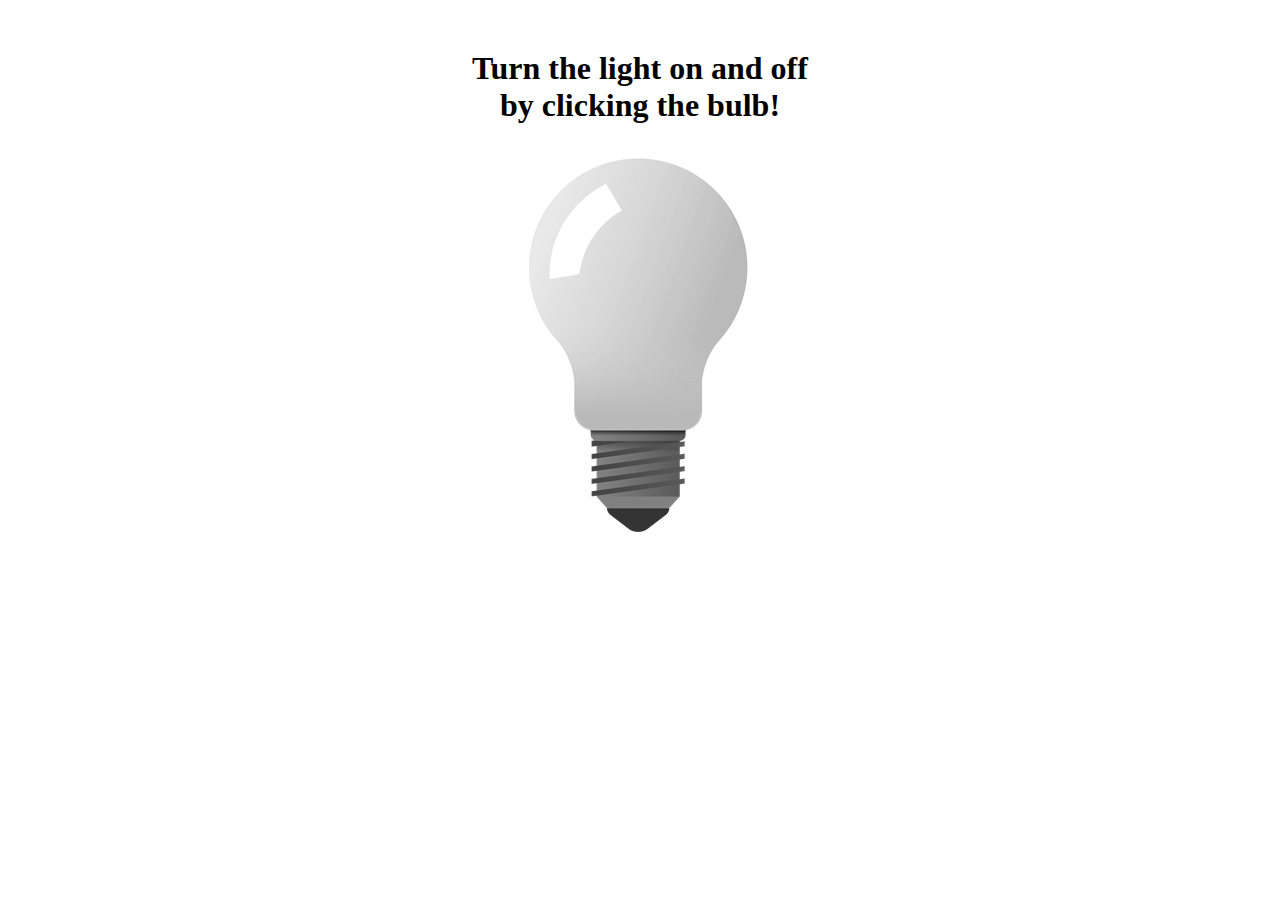
<file: glowing-bulb-animation/index.html>
<!DOCTYPE html>
<html lang="en">
<head>
    <meta charset="UTF-8">
    <meta name="viewport" content="width=device-width, initial-scale=1.0">
    <meta http-equiv="X-UA-Compatible" content="ie=edge">
    <link rel="stylesheet" href="style.css">
    <title>Light Switching</title>
</head>
<body>
    <div class="canvas">
        <h1>Turn the light on and off </br>by clicking the bulb!</h1>
        <div id="bulb" class="bulb-off"></div>
    </div>
    <script src="app.js"></script>
</body>
</html>
</file>
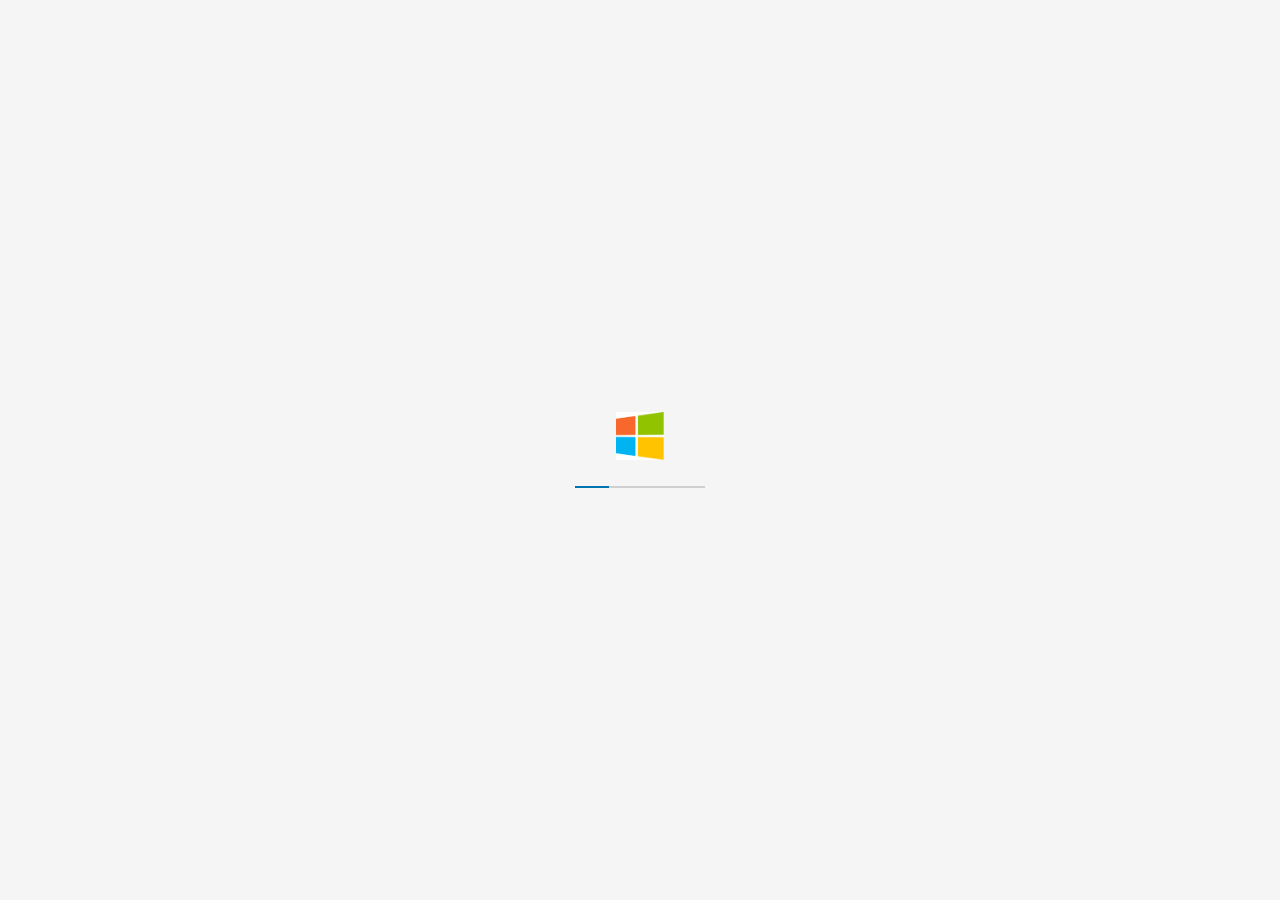
<file: microsoft-loader/index.html>
<!DOCTYPE html>
<html lang="en" dir="ltr">
  <head>
    <meta charset="utf-8">
    <title>Microsoft</title>
    <h2>Microsoft</h2>
    <link rel="stylesheet" href="style.css">
  </head>
  <body>
    <div class="loading-screen">
      <div class="loading-animation">
        <img src="microsoft.png" alt="" class="logo">
       
        <div class="loading-bar"></div>
      </div>
    </div>
  </body>
</html>
</file>
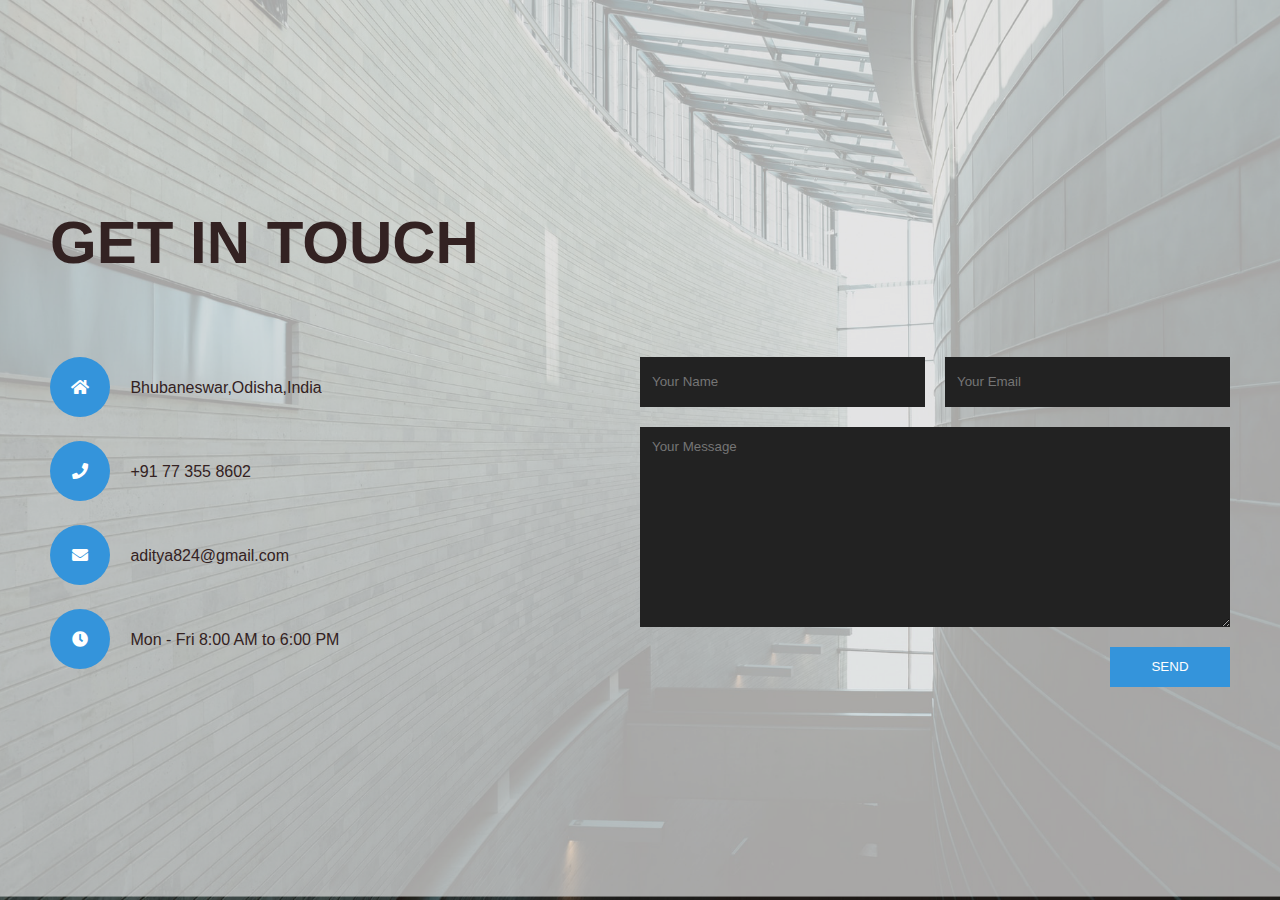
<file: simple-contact-page/index.html>
<!DOCTYPE html>
<html lang="en">
<head>
  <meta charset="UTF-8">
  <meta name="viewport" content="width=device-width, initial-scale=1.0">
  <title></title>
  <link rel="stylesheet" href="https://cdnjs.cloudflare.com/ajax/libs/font-awesome/5.13.0/css/all.min.css">
  <link rel="stylesheet" href="style.css">
</head>
<body>
  <div class="contact-page">
    <h2>Get in touch</h2>
    <div class="contact-info">
      <div class="item">
        <i class="icon fas fa-home"></i>
       Bhubaneswar,Odisha,India
      </div>
      <div class="item">
        <i class="icon fas fa-phone"></i>
        +91 77 355 8602
      </div>
      <div class="item">
        <i class="icon fas fa-envelope"></i>
        aditya824@gmail.com
      </div>
      <div class="item">
        <i class="icon fas fa-clock"></i>
        Mon - Fri 8:00 AM to 6:00 PM
      </div>
    </div>
    <form action="" class="contact-form">
      <input type="text" class="textb" placeholder="Your Name">
      <input type="email" class="textb" placeholder="Your Email">
      <textarea placeholder="Your Message"></textarea>
      <input type="submit" class="btn" value='Send'>
    </form>
  </div>
</body>
</html>
</file>
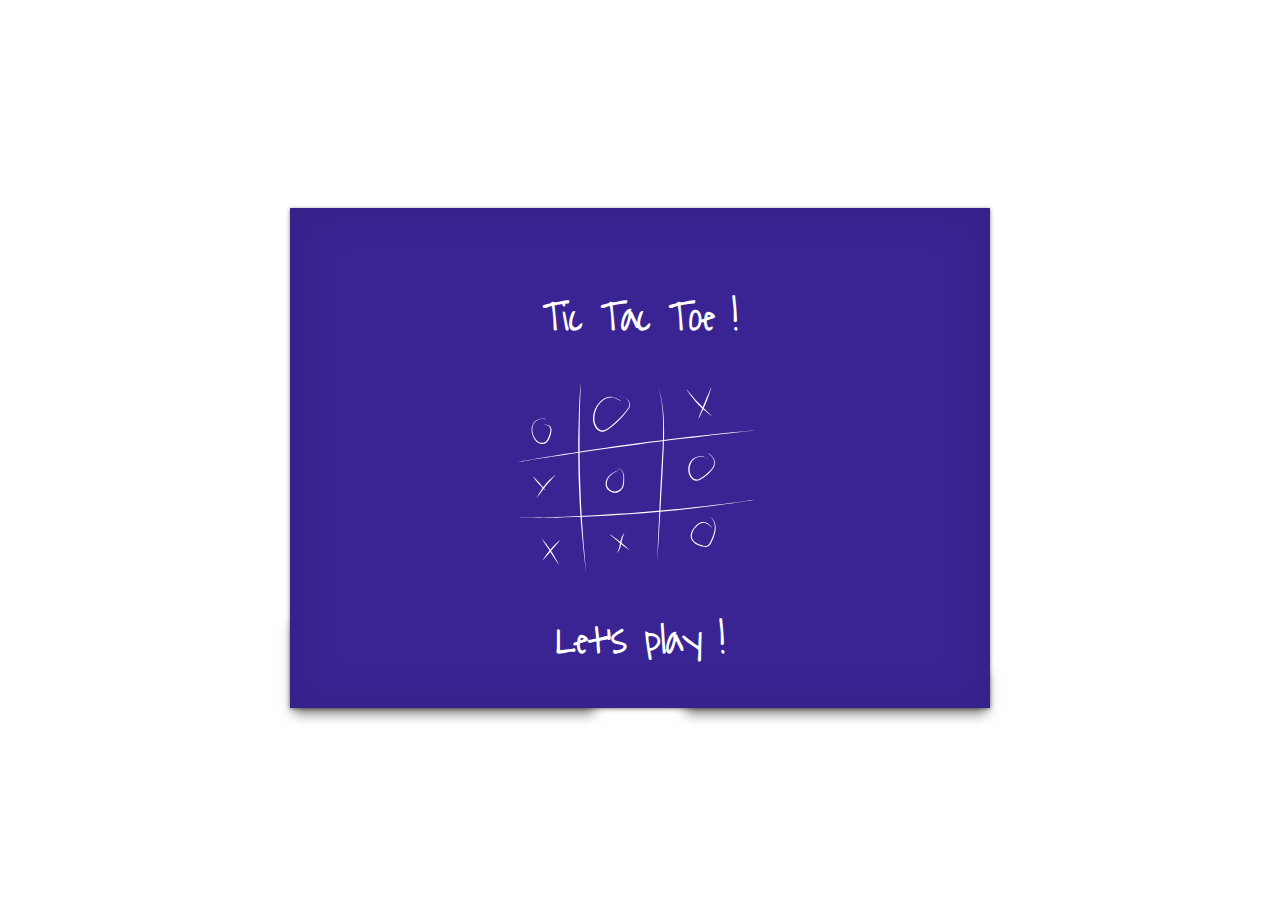
<file: tic-tac-toe/index.html>
<!DOCTYPE html>
<html lang="en">

<head>
    <meta charset="UTF-8">
    <title> Paper and Pencil</title>
    <link rel="stylesheet" href="./style.css">

</head>

<body>
    <!-- partial:index.partial.html -->
    <div class="rotated">
        <div class="paper">
            <div id="settings">
                <div class='container'>
                    <h1 class="sets welcome">Tic Tac Toe !</h1>
                    <h1 class="sets chooses disable" id="opponent"> CHOOSE YOUR OPPONENT</h1>
                    <h1 class="sets destiny disable" id="destiny"> CHOOSE YOUR LEVEL</h1>
                </div>

                <div id="logo">
                    <svg xmlns="http://www.w3.org/2000/svg" viewBox="0 0 231.9 179.6"><path d="M59.5 0c0 0-0.1 2.9-0.3 7.9 -0.1 2.5-0.2 5.5-0.3 9 -0.1 3.5-0.2 7.4-0.3 11.7 -0.1 4.3-0.2 8.9-0.2 13.8 -0.1 4.9 0 10.1-0.1 15.4 0 5.4 0 10.9 0.1 16.5 0.1 5.6 0.2 11.3 0.4 17 0.2 5.7 0.3 11.4 0.6 17 0.2 5.6 0.5 11.1 0.8 16.5 0.4 5.3 0.6 10.5 1 15.4 0.3 4.9 0.7 9.5 1 13.8 0.4 4.3 0.7 8.2 1 11.7 0.3 3.5 0.6 6.5 0.8 9 0.5 5 0.8 7.8 0.8 7.8s-0.4-2.8-1-7.8c-0.3-2.5-0.7-5.5-1.1-9 -0.2-1.7-0.4-3.6-0.6-5.5 -0.2-1.9-0.4-4-0.6-6.1 -0.4-4.3-0.8-8.9-1.3-13.8 -0.4-4.9-0.8-10.1-1.2-15.4 -0.3-5.4-0.7-10.9-0.9-16.5 -0.3-5.6-0.5-11.3-0.7-17 -0.1-5.7-0.3-11.4-0.3-17.1 -0.1-5.6-0.1-11.2-0.1-16.5 0.1-5.4 0.1-10.5 0.3-15.5 0.1-4.9 0.3-9.6 0.4-13.8 0.1-2.1 0.2-4.2 0.2-6.1 0.1-2 0.2-3.8 0.3-5.5 0.2-3.5 0.4-6.5 0.5-9C59.3 2.9 59.5 0 59.5 0z"/><path d="M131.9 1.3c0 0 0.2 0.6 0.6 1.8 0.2 0.6 0.4 1.3 0.7 2.2 0.3 0.9 0.5 1.9 0.8 3 0.3 1.1 0.6 2.4 0.9 3.7 0.2 0.7 0.3 1.4 0.5 2.1 0.1 0.7 0.3 1.5 0.4 2.3 0.6 3.2 1.1 6.8 1.6 10.8 0.4 4 0.7 8.3 0.8 12.9 0.1 4.6 0.2 9.4 0 14.4 -0.3 10-0.9 20.6-1.4 31.2 -0.6 10.6-1.2 21.2-1.7 31.2 -0.6 9.9-1.2 19.2-1.6 27.2 -0.5 8-1 14.6-1.3 19.2 -0.3 4.6-0.5 7.3-0.5 7.3s0.1-2.7 0.3-7.3c0.2-4.6 0.4-11.3 0.8-19.3 0.4-8 0.8-17.3 1.2-27.2 0.5-10 1-20.6 1.6-31.2 0.6-10.6 1.3-21.2 1.6-31.2 0.1-5 0.2-9.8 0.2-14.3 0-4.6-0.3-8.9-0.6-12.8 -0.2-2-0.3-3.9-0.6-5.7 -0.1-0.9-0.2-1.8-0.3-2.6 -0.1-0.8-0.3-1.7-0.4-2.5 -0.1-0.8-0.3-1.6-0.4-2.3 -0.1-0.7-0.3-1.5-0.4-2.1 -0.3-1.4-0.5-2.6-0.8-3.8 -0.3-1.1-0.5-2.1-0.7-3 -0.2-0.9-0.5-1.6-0.6-2.2C132 1.9 131.9 1.3 131.9 1.3z"/><path d="M0 75.6c0 0 3.5-0.6 9.7-1.7 3.1-0.5 6.8-1.2 11.1-2 4.3-0.8 9.2-1.6 14.5-2.4 10.6-1.7 23-3.7 36.3-5.7 13.3-2 27.5-4 41.7-5.9 14.2-1.8 28.4-3.6 41.8-5.2 13.3-1.5 25.8-2.8 36.5-3.9 5.3-0.6 10.2-1 14.6-1.4 4.3-0.4 8.1-0.7 11.3-1 6.2-0.5 9.8-0.9 9.8-0.9s-3.6 0.4-9.8 1.1c-6.2 0.7-15.1 1.7-25.8 2.9 -5.3 0.6-11.1 1.3-17.2 2 -6.1 0.7-12.6 1.5-19.2 2.3 -13.3 1.6-27.5 3.4-41.7 5.3C99.2 61 85 62.9 71.7 64.9c-6.6 1-13.1 1.9-19.2 2.8 -6.1 0.9-11.8 1.8-17.2 2.6 -10.6 1.6-19.5 3-25.7 3.9C3.5 75.1 0 75.6 0 75.6z"/><path d="M-0.8 128.8c0 0 3.7-0.1 10-0.2 3.2-0.1 7.1-0.2 11.5-0.3 4.4-0.1 9.5-0.3 14.9-0.5 5.5-0.2 11.4-0.4 17.7-0.7 6.3-0.3 12.9-0.7 19.7-1 6.8-0.4 13.9-0.8 21.1-1.3 7.2-0.5 14.4-1 21.7-1.6 7.3-0.6 14.6-1.2 21.7-1.8 7.2-0.6 14.2-1.4 21-2 6.8-0.8 13.4-1.4 19.6-2.1 6.2-0.7 12.1-1.4 17.6-2.1 5.4-0.7 10.4-1.3 14.8-1.9 4.4-0.6 8.3-1.1 11.4-1.5 6.3-0.9 9.9-1.4 9.9-1.4s-3.6 0.6-9.9 1.6c-3.2 0.5-7 1.1-11.4 1.7 -2.2 0.3-4.5 0.7-7 1 -2.5 0.3-5.1 0.7-7.8 1.1 -5.4 0.8-11.3 1.5-17.5 2.3 -6.2 0.8-12.8 1.5-19.6 2.3 -6.8 0.7-13.8 1.5-21 2.1 -7.2 0.7-14.4 1.3-21.7 1.9 -7.3 0.5-14.6 1.1-21.7 1.5 -7.2 0.5-14.2 0.8-21.1 1.2 -6.8 0.3-13.5 0.6-19.7 0.8 -6.3 0.2-12.2 0.4-17.7 0.5 -2.7 0.1-5.4 0.1-7.9 0.2 -2.5 0-4.9 0-7.1 0.1 -4.5 0-8.3 0.1-11.5 0.1C2.8 128.8-0.8 128.8-0.8 128.8z"/><path d="M183.1 4.6c0 0-0.1 0.5-0.4 1.4 -0.3 0.9-0.6 2.1-1.1 3.6 -0.5 1.5-1 3.2-1.7 5 -0.7 1.8-1.4 3.8-2.2 5.7 -1.6 3.9-3.3 7.6-4.7 10.4 -0.7 1.4-1.3 2.5-1.8 3.3 -0.4 0.8-0.7 1.2-0.7 1.2s0.2-0.5 0.5-1.3c0.3-0.9 0.8-2.1 1.3-3.5 0.6-1.4 1.2-3.1 1.9-4.9 0.7-1.8 1.5-3.7 2.3-5.6 0.8-1.9 1.6-3.8 2.3-5.6 0.8-1.8 1.5-3.5 2.1-4.9 0.6-1.4 1.1-2.6 1.5-3.5C182.9 5.1 183.1 4.6 183.1 4.6z"/><path d="M159.6 6.8c0 0 1.5 1.7 3.6 4.3 0.6 0.6 1.1 1.3 1.8 2.1 0.6 0.7 1.3 1.5 2 2.3 1.4 1.6 2.9 3.2 4.5 4.8 1.6 1.6 3.1 3.2 4.6 4.7 0.8 0.7 1.5 1.4 2.2 2.1 0.7 0.7 1.4 1.3 2 1.9 2.5 2.3 4.1 3.8 4.1 3.8s-0.5-0.3-1.3-0.9c-0.8-0.6-2-1.4-3.3-2.4 -1.4-1-2.9-2.3-4.5-3.7 -0.8-0.7-1.6-1.4-2.4-2.2 -0.8-0.8-1.6-1.6-2.4-2.4 -0.8-0.8-1.6-1.6-2.3-2.5 -0.8-0.8-1.4-1.7-2.1-2.5 -1.3-1.6-2.6-3.2-3.5-4.6 -1-1.4-1.7-2.6-2.3-3.4C159.9 7.3 159.6 6.8 159.6 6.8z"/><path d="M101.8 141.7c0 0-0.2 0.3-0.6 0.8 -0.2 0.2-0.4 0.6-0.6 0.9 -0.1 0.2-0.2 0.4-0.3 0.6 -0.1 0.2-0.2 0.4-0.3 0.7 -0.2 0.5-0.4 1-0.6 1.5 -0.2 0.6-0.4 1.2-0.5 1.8 -0.3 1.2-0.6 2.6-0.9 4 -0.2 0.7-0.3 1.4-0.5 2.1 -0.1 0.7-0.4 1.3-0.5 2 -0.2 0.6-0.4 1.3-0.7 1.8 -0.2 0.6-0.5 1.1-0.8 1.6 -0.1 0.2-0.3 0.5-0.4 0.7 -0.1 0.2-0.3 0.4-0.4 0.6 -0.3 0.4-0.5 0.6-0.7 0.9 -0.4 0.4-0.7 0.7-0.7 0.7s0.2-0.3 0.5-0.8c0.2-0.2 0.3-0.6 0.5-1 0.1-0.2 0.2-0.4 0.3-0.6 0.1-0.2 0.2-0.5 0.3-0.7 0.2-0.5 0.4-1 0.5-1.6 0.2-0.6 0.3-1.2 0.5-1.8 0.3-1.3 0.6-2.6 0.8-4 0.2-0.7 0.3-1.4 0.5-2.1 0.2-0.7 0.4-1.3 0.6-2 0.2-0.6 0.5-1.2 0.7-1.8 0.3-0.6 0.5-1.1 0.9-1.5 0.2-0.2 0.3-0.4 0.4-0.6 0.2-0.2 0.3-0.4 0.5-0.5 0.3-0.3 0.6-0.6 0.8-0.8C101.5 141.9 101.8 141.7 101.8 141.7z"/><path d="M86.6 143.9c0 0 1.3 0.8 3.2 2.1 1.9 1.3 4.4 3.2 6.8 5.1 2.4 1.9 4.7 3.9 6.5 5.5 1.7 1.6 2.8 2.7 2.8 2.7s-1.3-0.8-3.2-2.1c-1.9-1.3-4.4-3.2-6.8-5.1 -2.4-1.9-4.7-3.9-6.5-5.5C87.6 145 86.6 143.9 86.6 143.9z"/><path d="M35.7 87.8c0 0-1.2 1.3-3 3.3 -0.4 0.5-0.9 1-1.4 1.6 -0.5 0.6-1 1.2-1.6 1.8 -1.1 1.3-2.2 2.6-3.4 4 -1.1 1.4-2.2 2.8-3.2 4.1 -0.5 0.7-1 1.3-1.4 1.9 -0.4 0.6-0.9 1.2-1.3 1.7 -1.6 2.2-2.6 3.6-2.6 3.6s0.2-0.4 0.5-1.1c0.3-0.7 0.8-1.7 1.5-2.9 0.6-1.2 1.5-2.5 2.4-3.9 0.5-0.7 1-1.4 1.5-2.1 0.5-0.7 1.1-1.4 1.6-2.1 0.6-0.7 1.2-1.4 1.7-2 0.6-0.7 1.2-1.3 1.8-1.9 1.2-1.2 2.3-2.3 3.3-3.2 1-0.9 1.9-1.6 2.5-2.1C35.3 88.1 35.7 87.8 35.7 87.8z"/><path d="M14 89.2c0 0 0.9 0.7 2.1 1.9 1.2 1.2 2.8 2.8 4.3 4.4 1.5 1.7 2.9 3.4 3.9 4.8 1 1.4 1.6 2.3 1.6 2.3s-0.9-0.7-2.1-1.9c-1.2-1.2-2.8-2.8-4.3-4.4 -1.5-1.7-2.9-3.4-3.9-4.8C14.6 90.2 14 89.2 14 89.2z"/><path d="M40.3 149.1c0 0-0.3 0.3-0.7 0.9 -0.5 0.6-1.1 1.4-1.9 2.3 -1.6 1.9-3.8 4.4-5.9 6.9 -2.2 2.5-4.3 5-5.9 6.9 -0.8 0.9-1.5 1.7-2 2.3 -0.5 0.5-0.8 0.8-0.8 0.8s0.2-0.4 0.6-1c0.4-0.6 0.9-1.5 1.6-2.5 0.7-1 1.5-2.2 2.5-3.5 0.9-1.2 2-2.5 3.1-3.8 1.1-1.3 2.2-2.5 3.3-3.6 1.1-1.1 2.1-2.1 3-3 0.9-0.9 1.7-1.5 2.3-2C40 149.4 40.3 149.1 40.3 149.1z"/><path d="M22.4 148.1c0 0 0.3 0.4 0.9 1 0.5 0.6 1.3 1.6 2.2 2.7 0.9 1.1 1.9 2.5 3 4 1.1 1.5 2.1 3.1 3.2 4.7 1 1.6 2.1 3.3 3 4.8 0.9 1.6 1.7 3 2.4 4.3 0.7 1.3 1.2 2.4 1.6 3.1 0.4 0.8 0.6 1.2 0.6 1.2s-0.3-0.4-0.8-1.1c-0.5-0.7-1.2-1.7-2-2.9 -0.8-1.2-1.7-2.6-2.7-4.1 -1-1.5-2-3.1-3.1-4.7 -1-1.6-2.1-3.2-3.1-4.8 -1-1.5-1.9-2.9-2.7-4.2 -0.8-1.2-1.4-2.3-1.9-3C22.6 148.5 22.4 148.1 22.4 148.1z"/><path d="M98.5 17.2c0 0-0.1 0-0.3 0.1 -0.2 0-0.5 0.1-0.9 0.1 -0.8 0-1.9-0.3-3.2-0.9 -1.3-0.6-2.8-1.6-4.8-1.8 -1.9-0.3-4.2 0.2-6.4 1.2 -2.2 1.1-4.2 2.8-5.9 5 -1.7 2.2-3.1 4.8-3.9 7.8 -0.4 1.4-0.7 3-0.8 4.5 -0.1 1.5 0 3.1 0.3 4.6 0.4 1.5 0.9 3 1.8 4.3 0.9 1.3 1.9 2.5 3.3 3.2 1.3 0.7 2.9 0.7 4.3 0.2 1.5-0.5 2.8-1.4 4.1-2.4 2.6-1.9 5.1-4 7.3-6.1 2.3-2.1 4.3-4.2 6.2-6.4 1.8-2.1 3.6-4.2 4.9-6.2 0.6-1 1-2.1 1-3.2 0-1.1-0.4-2.1-0.9-2.9 -1-1.7-2.6-2.7-3.8-3.3 -1.3-0.6-2.4-1-3.1-1.2 -0.7-0.2-1.1-0.4-1.1-0.4s0.4 0.1 1.1 0.3c0.7 0.2 1.9 0.5 3.2 1.1 1.3 0.6 2.9 1.5 4.1 3.3 0.6 0.9 1 1.9 1.1 3.1 0.1 1.2-0.3 2.5-1 3.6 -1.4 2.1-3 4.2-4.9 6.5 -1.8 2.2-3.9 4.4-6.2 6.6 -2.3 2.1-4.7 4.2-7.4 6.2 -1.3 1-2.7 2-4.4 2.6 -0.8 0.3-1.7 0.5-2.7 0.5 -0.9 0-1.8-0.3-2.6-0.7 -3.2-1.8-4.9-5.1-5.6-8.4 -0.4-1.7-0.4-3.3-0.3-5 0.1-1.6 0.4-3.2 0.9-4.8 0.9-3 2.5-5.8 4.3-8 1.9-2.2 4-4 6.3-5.1 2.3-1.1 4.7-1.5 6.8-1.1 1 0.2 1.9 0.5 2.7 0.9 0.8 0.4 1.5 0.8 2.1 1.1 1.3 0.7 2.4 1 3.1 1.1 0.4 0 0.7 0 0.9 0C98.4 17.3 98.5 17.2 98.5 17.2z"/><path d="M180.2 72.9c0 0-0.3-0.2-0.7-0.5 -0.2-0.2-0.6-0.3-0.9-0.5 -0.4-0.2-0.8-0.4-1.3-0.6 -1-0.4-2.3-0.6-3.8-0.6 -1.5 0-3.1 0.3-4.8 1.1 -0.8 0.4-1.6 0.9-2.3 1.5 -0.2 0.2-0.4 0.3-0.5 0.5l-0.5 0.6c-0.3 0.4-0.6 0.7-0.9 1.2 -1.1 1.7-1.8 3.8-2 6 -0.2 2.2 0.2 4.6 1.2 6.6 1 2 2.8 3.9 5 4.1 1.1 0.1 2.2-0.2 3.2-0.8 1.1-0.5 2.1-1.2 3.1-1.8 2-1.3 3.8-2.8 5.5-4.4 1.6-1.6 3.1-3.2 4.1-5 0.5-0.9 0.9-1.8 1-2.8 0.2-0.9 0.1-1.9 0-2.7 -0.3-1.7-1.3-3.2-2.2-4.3 -1-1.1-2-2-2.8-2.6 -0.9-0.6-1.6-1.1-2.1-1.4 -0.5-0.3-0.8-0.4-0.8-0.4s0.3 0.1 0.8 0.4c0.5 0.3 1.3 0.6 2.2 1.2 0.9 0.6 2 1.4 3 2.5 1 1.1 2.1 2.6 2.5 4.5 0.2 1 0.3 2 0.1 3 -0.2 1-0.5 2.1-1 3 -1 2-2.5 3.7-4.2 5.4 -1.7 1.7-3.5 3.2-5.6 4.6 -1 0.7-2.1 1.3-3.2 1.9 -1.1 0.6-2.5 1-3.9 0.9 -1.4-0.1-2.7-0.8-3.6-1.7 -1-0.9-1.7-2-2.3-3.1 -1.1-2.3-1.5-4.9-1.3-7.2 0.2-2.4 1-4.7 2.3-6.4 1.3-1.8 3-3.1 4.8-3.8 1.8-0.8 3.5-1 5.1-0.9 1.5 0.1 2.8 0.4 3.9 0.8 0.5 0.2 0.9 0.5 1.3 0.6 0.3 0.2 0.7 0.4 0.9 0.6C180 72.7 180.2 72.9 180.2 72.9z"/><path d="M183.5 138.2c0 0-0.2-0.3-0.6-0.7 -0.4-0.5-1-1.1-1.8-1.8 -0.8-0.7-2-1.4-3.4-1.9 -1.4-0.4-3.2-0.5-4.9 0.1 -1.7 0.7-3.2 2-4.6 3.7 -1.4 1.6-2.7 3.5-3.3 5.7 -0.3 1.1-0.5 2.2-0.3 3.3 0 0.3 0.1 0.6 0.2 0.8 0.1 0.3 0.2 0.6 0.3 0.9 0.2 0.5 0.5 1 0.8 1.5 1.4 1.9 3.6 3.2 5.9 4 1.2 0.4 2.3 0.8 3.5 1.1 1.2 0.3 2.4 0.4 3.4 0.1 0.3-0.1 0.5-0.2 0.8-0.3 0.2-0.1 0.4-0.3 0.6-0.5 0.4-0.4 0.8-0.8 1.1-1.3 0.6-1 1.1-2.1 1.6-3.2 1-2.2 1.9-4.2 2.5-6.3 0.6-2 1-4 1-5.9 0-1.8-0.4-3.5-0.9-5 -0.5-1.4-1.3-2.5-2-3.4 -0.7-0.8-1.4-1.3-1.9-1.7 -0.5-0.3-0.8-0.5-0.8-0.5s0.3 0.1 0.8 0.4c0.5 0.3 1.3 0.8 2.1 1.6 0.8 0.8 1.6 1.9 2.3 3.4 0.6 1.4 1.1 3.2 1.2 5.1 0.1 1.9-0.2 4-0.8 6.2 -0.6 2.1-1.4 4.3-2.4 6.5 -0.5 1.1-0.9 2.2-1.6 3.3 -0.3 0.5-0.8 1.1-1.3 1.5 -0.3 0.2-0.5 0.4-0.9 0.6 -0.3 0.2-0.6 0.3-1 0.4 -1.4 0.4-2.8 0.2-4-0.1 -1.3-0.3-2.5-0.6-3.7-1.1 -2.4-0.9-4.8-2.3-6.4-4.5 -0.4-0.5-0.7-1.1-1-1.8 -0.1-0.3-0.2-0.6-0.3-0.9 -0.1-0.4-0.1-0.7-0.2-1 -0.1-1.3 0-2.6 0.4-3.8 0.8-2.4 2.2-4.3 3.7-6 1.5-1.6 3.2-3 5-3.7 1.9-0.7 3.8-0.5 5.3 0.1 1.5 0.6 2.6 1.4 3.4 2.1 0.8 0.7 1.4 1.4 1.7 1.9C183.3 137.9 183.5 138.2 183.5 138.2z"/><path d="M95.9 83.3c0 0-0.9 0.4-2.4 1.1 -1.5 0.8-3.7 1.9-5.8 3.9 -1 1-2 2.2-2.7 3.7 -0.7 1.5-1.1 3.1-0.9 4.8 0 0.4 0.1 0.8 0.2 1.3 0.1 0.4 0.3 0.8 0.5 1.2 0.4 0.8 0.9 1.5 1.5 2.1 1.3 1.3 3 2.1 4.8 2.2 1.8 0.1 3.6-0.5 5-1.5 1.5-1 2.5-2.5 2.9-4.2 0.5-1.7 0.6-3.4 0.7-5.1 0.1-1.7 0.2-3.2 0-4.6 -0.2-1.4-0.6-2.6-1.3-3.6 -0.6-1-1.4-1.6-2.2-2 -0.7-0.4-1.4-0.7-1.8-0.8 -0.2 0-0.4-0.2-0.5-0.2 -0.1 0-0.2 0-0.2 0s0.1 0.2 0.2 0.1c0.1 0 0.3 0 0.5 0.1 0.5 0 1.1 0.1 1.9 0.5 0.8 0.4 1.7 1 2.4 2 0.8 1 1.3 2.3 1.6 3.8 0.3 1.5 0.3 3.1 0.2 4.8 -0.1 1.7-0.1 3.5-0.5 5.3 -0.4 1.9-1.6 3.7-3.3 4.9 -1.6 1.2-3.7 1.9-5.8 1.8 -2.1-0.2-4.1-1.2-5.5-2.6 -0.7-0.7-1.3-1.6-1.7-2.5 -0.2-0.5-0.4-0.9-0.5-1.4 -0.1-0.4-0.2-1-0.2-1.4 -0.2-1.9 0.4-3.8 1.2-5.3 0.8-1.5 1.9-2.8 3-3.8 1.1-1 2.3-1.7 3.3-2.3 1.1-0.6 2-1 2.8-1.3 0.8-0.3 1.4-0.5 1.9-0.7C95.6 83.4 95.9 83.3 95.9 83.3z"/><path d="M26.3 35.6c0 0-0.2-0.1-0.7-0.3 -0.4-0.2-1.1-0.4-2-0.4 -0.9-0.1-1.9 0-3.1 0.3 -1.2 0.3-2.4 1-3.5 1.9 -0.6 0.5-1.1 1-1.6 1.7 -0.2 0.3-0.4 0.7-0.6 1 -0.2 0.4-0.4 0.8-0.5 1.1 -0.6 1.5-0.8 3.3-0.7 5.2 0.1 1.8 0.6 3.7 1.5 5.4 0.8 1.7 2 3.3 3.6 4.5 1.5 1.2 3.4 1.8 5.2 1.4 1.8-0.4 3.2-1.8 4.1-3.3 0.9-1.6 1.5-3.3 2-5 0.4-1.7 0.9-3.3 0.7-4.7 -0.2-1.4-1.2-2.4-2.2-3 -1.1-0.6-2.1-0.8-3-0.9 -0.9-0.1-1.6-0.2-2-0.2 -0.5 0-0.7 0-0.7 0s0.3 0 0.7 0c0.5 0 1.2 0 2.1 0 0.9 0.1 2 0.2 3.2 0.7 0.6 0.3 1.2 0.6 1.7 1.2 0.3 0.3 0.5 0.6 0.7 1 0.1 0.3 0.3 0.7 0.4 1.1 0.2 0.8 0.1 1.7 0 2.5 -0.1 0.8-0.3 1.7-0.5 2.5 -0.4 1.7-0.9 3.5-1.9 5.3 -0.5 0.9-1.1 1.7-1.9 2.4 -0.4 0.3-0.8 0.7-1.3 0.9 -0.5 0.3-1.1 0.5-1.5 0.6 -2.2 0.6-4.5-0.2-6.2-1.5 -1.7-1.3-3-3.1-3.9-5 -0.9-1.9-1.4-3.9-1.5-5.9 -0.1-2 0.2-3.9 1-5.6 0.2-0.4 0.4-0.8 0.6-1.2 0.3-0.4 0.5-0.8 0.8-1.1 0.5-0.7 1.1-1.2 1.8-1.7 1.3-1 2.6-1.5 3.9-1.8 1.2-0.3 2.4-0.3 3.3-0.1 0.9 0.1 1.6 0.4 2 0.6C26.1 35.5 26.3 35.6 26.3 35.6z"/></svg>
                </div>

                <div class='container'>
                    <h1 class="sets btn welcome" id="play">Let's play !</h1>
                    <div class="sets  options chooses disable" id="humvscomp">
                        <h2 class="btn" id="human">Human</h2>
                        <h1 class="vs">vs</h1>
                        <h2 class="btn" id="computer">Computer</h2>
                    </div>
                    <div class="sets  options destiny disable" id="xvso">
                        <h2 class="btn" id="x">X</h2>
                        <h1 class="vs">vs</h1>
                        <h2 class="btn" id="o">O</h2>
                    </div>
                </div>

            </div>

            <div id="winner"></div>
            <div id="board" class="disable">

                <svg version="1.1" id="gameboard" xmlns="http://www.w3.org/2000/svg" xmlns:xlink="http://www.w3.org/1999/xlink" x="0px" y="0px" viewBox="0 0 231.9 179.6" style="enable-background:new 0 0 231.9 179.6;" xml:space="preserve">

<g id="tictactoe">
	<path id="left" class="drawboard" d="M59.5,0c-3.6,60.8-1.8,122,5.3,182.5"/>
	<path id="right" class="drawboard" d="M131.9,1.3c7.5,22.9,6.3,47.5,5,71.5c-1.7,32.6-3.5,65.2-5.2,97.8"/>
	<path id="top" class="drawboard" d="M0,75.6c75.3-12.8,151.1-22.8,227.2-30.1"/>
	<path id="bottom" class="drawboard" d="M-0.8,128.8c77.9-0.5,155.7-6.6,232.7-18.4"/>
</g>
<g id="x">
	<g id="x2">
		<path id="_x32__7_" class="st0" d="M183.1,4.6c-3.7,10.4-7.8,20.7-12.5,30.7"/>
		<path id="_x31__7_" class="st0" d="M159.6,6.8c6.9,9.8,15.4,18.5,24.9,25.8"/>
	</g>
	<g id="x7">
		<path id="_x32__6_" class="st0" d="M101.8,141.7c-5.6,4.9-3.4,14.9-8.5,20.4"/>
		<path id="_x31__6_" class="st0" d="M86.6,143.9c6.4,5.1,12.8,10.3,19.3,15.4"/>
	</g>
	<g id="x3">
		<path id="_x32__5_" class="st1" d="M36.2,88.9c-7.3,6.4-13.6,14-18.3,22.5"/>
		<path id="_x31__5_" class="st1" d="M14,90.3c4.1,4.6,8.1,9.1,12.2,13.7"/>
	</g>
	<g id="x6">
		<path id="_x32__4_" class="st0" d="M40.3,149.1c-6.3,6.2-12,13-17.3,20.1"/>
		<path id="_x31__4_" class="st0" d="M22.4,148.1c6.1,8.3,11.8,16.9,16.8,25.9"/>
	</g>
	<g id="x0">
		<path id="XMLID_133_" class="st2" d="M14.7,24.1C20.9,32.8,27,41.5,33,50.4"/>
		<path id="XMLID_134_" class="st2" d="M15.4,49.1c1.2-1.6,1.5-3.6,1.9-5.5c1-5.2,2.5-10.3,4.4-15.2c0.8-2.1,1.9-4.3,3.9-5.1"/>
	</g>
	<g id="x1">
		<path id="XMLID_135_" class="st3" d="M82.7,21.3c5.6,5.9,11.2,11.8,16.7,17.7"/>
		<path id="XMLID_138_" class="st3" d="M101.8,23.3C84.7,41.4,80.4,40.4,80.4,40.4"/>
	</g>
	<g id="x4">
		<path id="XMLID_137_" class="st3" d="M78.2,81.1c8.2,7.6,16,15.7,23.3,24.2"/>
		<path id="XMLID_139_" class="st3" d="M105.2,76.7c-5,11.8-12.5,22.4-21.9,31.1"/>
	</g>
	<g id="x5">
		<path id="XMLID_141_" class="st3" d="M165.2,67.5c9.6,8.9,18.7,18.4,27.3,28.3"/>
		<path id="XMLID_140_" class="st3" d="M196.7,62.4c-5.9,13.8-14.6,26.3-25.6,36.4"/>	
	</g>
	<g id="x8">
		<path id="XMLID_142_" class="st3" d="M163.1,139.5c11.5,10.5,23.1,20.9,34.9,31.1"/>
		<path id="XMLID_144_" class="st3" d="M165.2,168.3c2.1,1.2,4.7-0.3,6.6-1.8c12.7-10,23.3-22.2,33.8-34.4"/>
	</g>
</g>
<g id="o">
	<path id="o1" class="st0" d="M98.5,17.2c-2.7,0.6-5.2-1.6-7.8-2.5c-5.2-1.7-10.7,1.7-14.1,6c-5.2,6.5-7.1,16.6-1.8,23
		c1.1,1.3,2.4,2.4,4.1,2.7c2.6,0.5,5.2-1,7.4-2.6c6.7-5,12.6-10.9,17.6-17.6c0.9-1.2,1.7-2.4,2-3.9c0.4-2.3-1-4.6-2.8-6
		c-1.9-1.4-4.1-2.1-6.4-2.8"/>
	<path id="o5" class="st0" d="M180.2,72.9c-4-3.5-10.7-3.1-14.6,0.5s-4.9,9.9-2.6,14.8c1.1,2.5,3.3,4.7,6,4.8c1.5,0,2.8-0.6,4.1-1.4
		c3.5-2,6.7-4.6,9.4-7.6c1.8-2.1,3.5-4.5,3.6-7.2c0.3-4.8-4-8.6-8.4-10.7"/>
	<path id="o8" class="st0" d="M183.5,138.2c-2.2-3.3-6.1-5.7-9.9-4.8c-2.4,0.6-4.3,2.3-5.9,4.1c-2.4,2.8-4.5,6.4-3.6,10
		c1.1,4.6,6.1,6.8,10.7,7.9c1.5,0.3,3,0.6,4.4,0c1.8-0.8,2.7-2.6,3.5-4.4c1.8-4.1,3.7-8.3,3.8-12.7c0.1-4.5-1.9-9.3-6-11.1"/>
	<path id="o4" class="st0" d="M95.9,83.3c-3.2,1.2-6.3,2.7-8.8,5.1c-2.4,2.4-4,5.9-3.4,9.2c0.6,3.4,3.6,6.2,7,6.6s7-1.5,8.4-4.6
		c0.9-1.8,1-3.9,1.1-6c0.2-2.5,0.3-5.2-0.6-7.5c-0.9-2.4-3.2-4.4-5.7-4.1"/>
	<path id="o0" class="st0" d="M26.3,35.6c-4-2.2-9.6-0.1-11.9,3.9s-1.7,9.2,0.6,13.2c1.8,3.1,5.1,5.9,8.6,5.2c4.3-0.9,6.1-6,7-10.4
		c0.3-1.3,0.5-2.6,0.1-3.9c-1-3-5-3.5-8.2-3.5"/>
	<path id="o3" class="st3" d="M29.7,94.6c-0.2,1.9-1.5,3.5-3.2,4.4s-3.6,1.2-5.5,1.2c-0.6,0-1.2,0-1.8-0.2c-0.6-0.2-1.1-0.7-1.6-1.2
		c-1.9-2-2.9-4.8-3-7.6c-0.1-2.8,0.8-5.5,2.2-7.9c0.4-0.7,0.9-1.4,1.6-1.9c0.6-0.4,1.2-0.5,1.9-0.6c2.2-0.1,4.4,1,5.9,2.6
		c1.6,1.6,2.6,3.6,3.7,5.5c0.6,1.1,1.2,2.2,1.8,3.3c0.5,0.9,1,1.9,1,3c0,1.1-0.7,2.2-1.7,2.4"/>
	<path id="o6" class="st3" d="M39.3,150.9c0.9-1.8,0.5-4.1-0.6-5.9s-2.9-2.9-4.7-3.9c-4.2-2.2-9-3.3-13.8-3.1
		c-0.8,0-1.7,0.1-2.4,0.6c-1.8,1.2-1.5,3.8-0.7,5.8c1.2,3.3,3,6.4,5.3,9.1c2.2,2.6,5,5,8.4,5.9c3.3,0.9,7.3,0.1,9.5-2.5
		c1.1-1.3,1.8-3.1,2-4.8c0.3-2.2,0-4.6-1.1-6.5"/>
	<path id="o2" class="st3" d="M187.3,22.4c-5-2.1-10.7-2.6-16-1.5c-0.8,0.2-1.6,0.4-2.2,0.8c-0.8,0.5-1.4,1.4-1.8,2.3
		c-1.7,3.5-1.7,8,0.8,10.9c0.5,0.6,1.1,1.1,1.9,1.4c0.6,0.2,1.2,0.2,1.8,0.2c3.5,0.1,7,0.1,10.5-0.6c2-0.4,4-1.1,5.5-2.5
		c1.5-1.4,2.4-3.6,1.8-5.6c-0.7-2.2-2.9-3.7-3.3-5.9"/>
	<path id="o7" class="st3" d="M101.6,144.1c-4-0.8-8.3-0.9-12,0.9s-6.2,6.2-5,10.1c0.8,2.7,3.1,4.6,5.7,5.8c5.9,2.8,13.5,2,18.7-2.1
		c0.6-0.5,1.2-1,1.7-1.7c0.5-0.7,0.8-1.5,1-2.3c0.5-2.4-0.6-4.8-2.2-6.6c-2.5-2.9-6.3-4.6-10.1-4.4"/>
</g>
<g id="winnerset">
  <path id="win0" class="st4" d="M7.7,54.1c0,0,84.3-34.3,196.3-28.3"/>
	<path id="win1" class="st4" d="M11.4,93.3c0,0,55,7.4,198.8-8.6"/>
	<path id="win2" class="st4" d="M20.6,15.6c0,0,1.4,192.9,10.4,154.9"/>
  <path id="win3" class="st4" d="M7.7,143.9c0,0,131.5,24.7,189.8-10.5"/>
	<path id="win4" class="st4" d="M91.9,8.4c0,0,12,157.5,0,167.5"/>	
	<line id="win5" class="st4" x1="177.9" y1="170.7" x2="174.9" y2="2.4"/>
  <path id="win6" class="st4" d="M10.4,28.4c0,0,88.5,93.5,193.5,135.3"/>
  <path id="win7" class="st4" d="M19.4,165.4C58.8,119.6,108,72.7,169.2,30.8c9.5-6.5,18.9-12.6,28.2-18.4"/>
</g>
</svg>

                <div class="tile"></div>
                <div class="tile"></div>
                <div class="tile"></div>
                <div class="tile"></div>
                <div class="tile"></div>
                <div class="tile"></div>
                <div class="tile"></div>
                <div class="tile"></div>
                <div class="tile"></div>
                <div id="reset" class="btn">
                    <h1>reset</h1>
                </div>
            </div>
        </div>
    </div>
    <div>
        <!-- partial -->
        <script src='https://cdnjs.cloudflare.com/ajax/libs/jquery/3.1.1/jquery.min.js'></script>
        <script src="./script.js"></script>


</body>

</html>
</file>
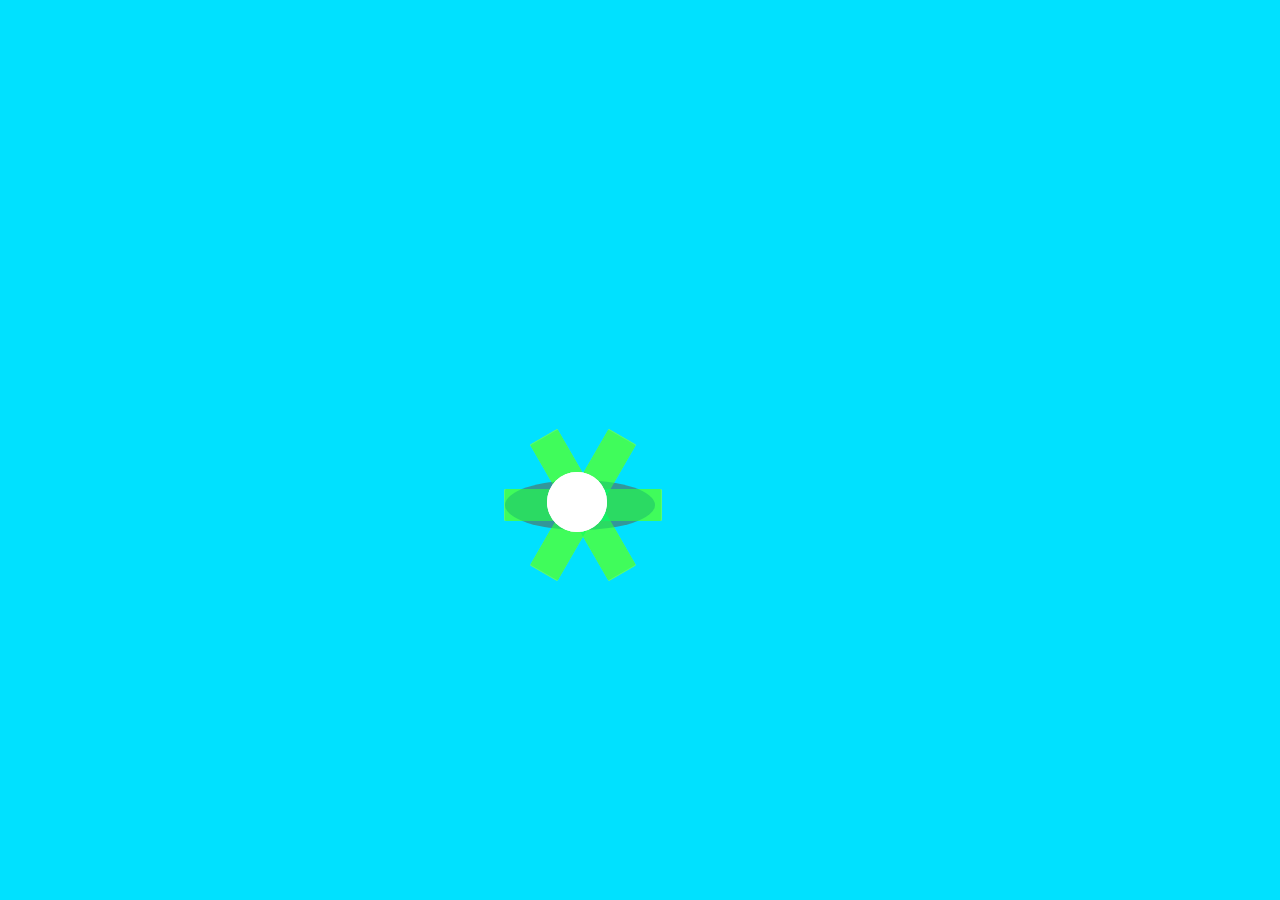
<file: CSS-effects-loaders/convert.html>
<!DOCTYPE html>
<html lang="en">

<head>
    <meta charset="UTF-8">
    <title>Converting</title>
    <link rel="stylesheet" href="./convert.css">

</head>

<body>
    <!-- partial:index.partial.html -->
    <div class="gearbox">
        <div class="overlay"></div>
        <div class="gear one">
            <div class="gear-inner">
                <div class="bar"></div>
                <div class="bar"></div>
                <div class="bar"></div>
            </div>
        </div>
        <div class="gear two">
            <div class="gear-inner">
                <div class="bar"></div>
                <div class="bar"></div>
                <div class="bar"></div>
            </div>
        </div>
    </div>
    <!-- partial -->

</body>

</html>
</file>
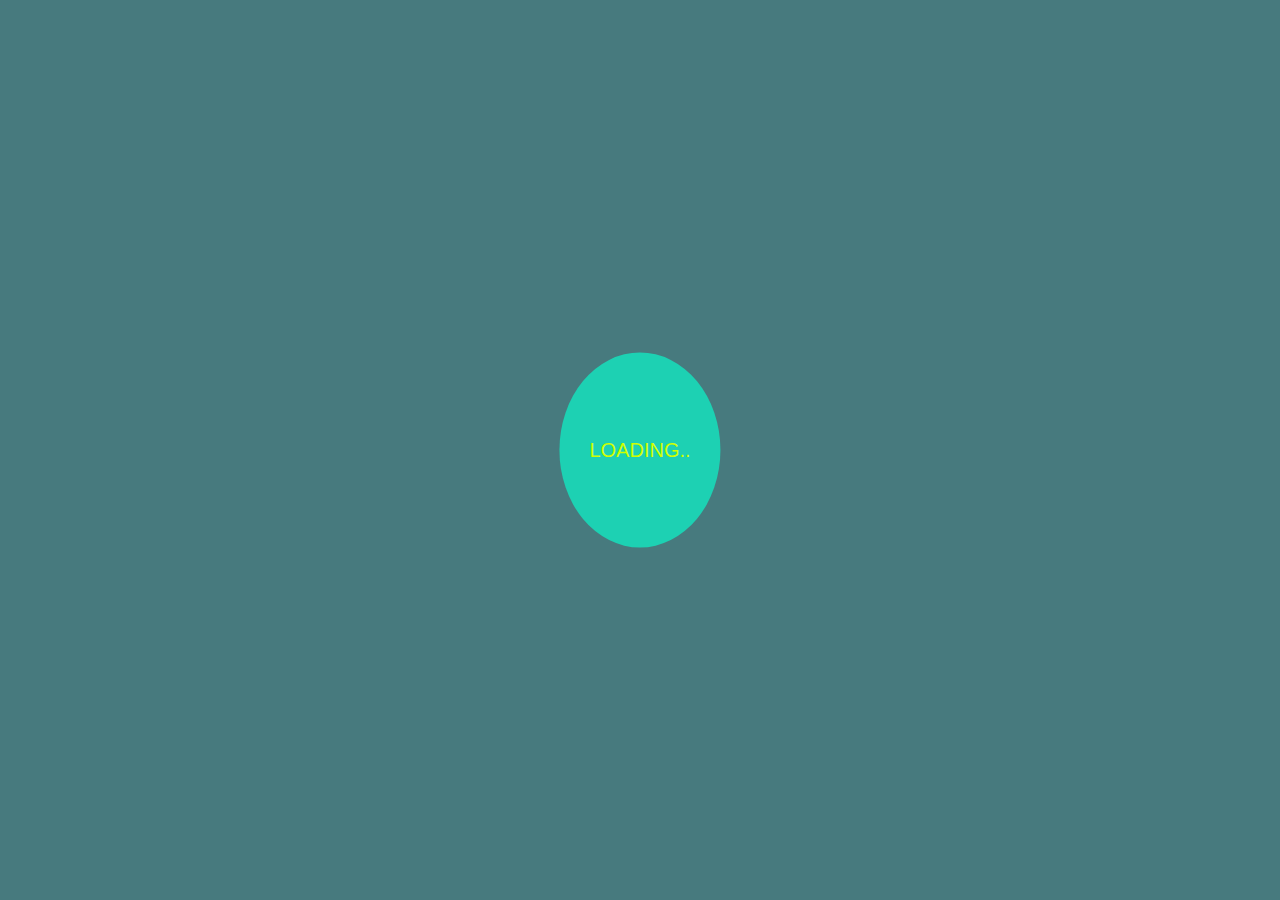
<file: CSS-effects-loaders/load3.html>
<DOCTYPE html>
    <html>

    <head>
        <meta charset="utf-8">
        <link rel="stylesheet" href="load3.css">
        <title>CSS ANIMATION</title>
    </head>

    <body>
        <a href="#">Loading..</a>
    </body>

    </html>
</file>
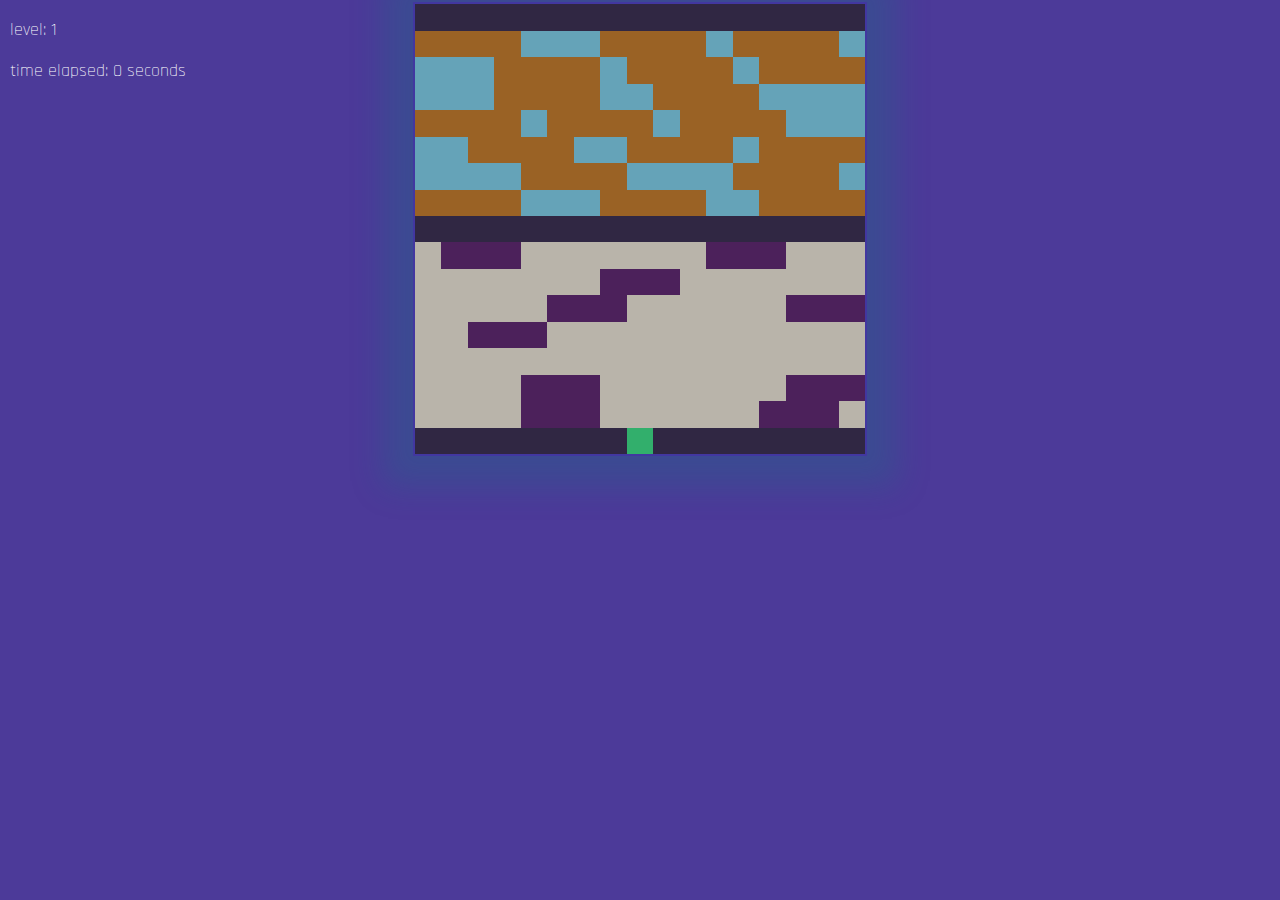
<file: frogger-puzzle/game.html>
<!DOCTYPE html>
<html>

<head>
    <meta charset="utf-8">
    <meta http-equiv="X-UA-Compatible" content="IE=edge">
    <title></title>
    <link rel="stylesheet" href="css/style.css">
    <!-- <script src='https://cdnjs.cloudflare.com/ajax/libs/jquery/3.1.1/jquery.js' type="text/javascript" charset="utf-8"></script> -->
    <script src='scripts/jquery.js' type="text/javascript" charset="utf-8"></script>
    <script src='scripts/globals.js' type="text/javascript" charset="utf-8"></script>
    <script src='scripts/classes.js' type="text/javascript" charset="utf-8"></script>
    <script src='scripts/game-script.js' type="text/javascript" charset="utf-8"></script>
</head>

<body>
    <div class='overlay'></div>
    <div class='info-wrapper'>
        <p class='display-info' id='player-name'></p>
        <p class='display-info' id='level'></p>
        <p class='display-info' id='life'></p>
        <p class='display-info' id='score'></p>
        <p class='display-info' id='time'></p>
    </div>

    <div class='flex-container main-container game-container'>
        <div class='column column-1'>
            <div class='cell finish cell-1' data-isallowed='yes'></div>
            <div class='cell river cell-2' data-isallowed='no'></div>
            <div class='cell river cell-3' data-isallowed='no'></div>
            <div class='cell river cell-4' data-isallowed='no'></div>
            <div class='cell river cell-5' data-isallowed='no'></div>
            <div class='cell river cell-6' data-isallowed='no'></div>
            <div class='cell river cell-7' data-isallowed='no'></div>
            <div class='cell river cell-8' data-isallowed='no'></div>
            <div class='cell midway cell-9' data-isallowed='yes'></div>
            <div class='cell street cell-10' data-isallowed='yes'></div>
            <div class='cell street cell-11' data-isallowed='yes'></div>
            <div class='cell street cell-12' data-isallowed='yes'></div>
            <div class='cell street cell-13' data-isallowed='yes'></div>
            <div class='cell street cell-14' data-isallowed='yes'></div>
            <div class='cell street cell-15' data-isallowed='yes'></div>
            <div class='cell street cell-16' data-isallowed='yes'></div>
            <div class='cell beginning cell-17' data-isallowed='yes'></div>
        </div>
        <div class='column column-2'>
            <div class='cell finish cell-1' data-isallowed='yes'></div>
            <div class='cell river cell-2' data-isallowed='no'></div>
            <div class='cell river cell-3' data-isallowed='no'></div>
            <div class='cell river cell-4' data-isallowed='no'></div>
            <div class='cell river cell-5' data-isallowed='no'></div>
            <div class='cell river cell-6' data-isallowed='no'></div>
            <div class='cell river cell-7' data-isallowed='no'></div>
            <div class='cell river cell-8' data-isallowed='no'></div>
            <div class='cell midway cell-9' data-isallowed='yes'></div>
            <div class='cell street cell-10' data-isallowed='yes'></div>
            <div class='cell street cell-11' data-isallowed='yes'></div>
            <div class='cell street cell-12' data-isallowed='yes'></div>
            <div class='cell street cell-13' data-isallowed='yes'></div>
            <div class='cell street cell-14' data-isallowed='yes'></div>
            <div class='cell street cell-15' data-isallowed='yes'></div>
            <div class='cell street cell-16' data-isallowed='yes'></div>
            <div class='cell beginning cell-17' data-isallowed='yes'></div>
        </div>
        <div class='column column-3'>
            <div class='cell finish cell-1' data-isallowed='yes'></div>
            <div class='cell river cell-2' data-isallowed='no'></div>
            <div class='cell river cell-3' data-isallowed='no'></div>
            <div class='cell river cell-4' data-isallowed='no'></div>
            <div class='cell river cell-5' data-isallowed='no'></div>
            <div class='cell river cell-6' data-isallowed='no'></div>
            <div class='cell river cell-7' data-isallowed='no'></div>
            <div class='cell river cell-8' data-isallowed='no'></div>
            <div class='cell midway cell-9' data-isallowed='yes'></div>
            <div class='cell street cell-10' data-isallowed='yes'></div>
            <div class='cell street cell-11' data-isallowed='yes'></div>
            <div class='cell street cell-12' data-isallowed='yes'></div>
            <div class='cell street cell-13' data-isallowed='yes'></div>
            <div class='cell street cell-14' data-isallowed='yes'></div>
            <div class='cell street cell-15' data-isallowed='yes'></div>
            <div class='cell street cell-16' data-isallowed='yes'></div>
            <div class='cell beginning cell-17' data-isallowed='yes'></div>
        </div>
        <div class='column column-4'>
            <div class='cell finish cell-1' data-isallowed='yes'></div>
            <div class='cell river cell-2' data-isallowed='no'></div>
            <div class='cell river cell-3' data-isallowed='no'></div>
            <div class='cell river cell-4' data-isallowed='no'></div>
            <div class='cell river cell-5' data-isallowed='no'></div>
            <div class='cell river cell-6' data-isallowed='no'></div>
            <div class='cell river cell-7' data-isallowed='no'></div>
            <div class='cell river cell-8' data-isallowed='no'></div>
            <div class='cell midway cell-9' data-isallowed='yes'></div>
            <div class='cell street cell-10' data-isallowed='yes'></div>
            <div class='cell street cell-11' data-isallowed='yes'></div>
            <div class='cell street cell-12' data-isallowed='yes'></div>
            <div class='cell street cell-13' data-isallowed='yes'></div>
            <div class='cell street cell-14' data-isallowed='yes'></div>
            <div class='cell street cell-15' data-isallowed='yes'></div>
            <div class='cell street cell-16' data-isallowed='yes'></div>
            <div class='cell beginning cell-17' data-isallowed='yes'></div>
        </div>
        <div class='column column-5'>
            <div class='cell finish cell-1' data-isallowed='yes'></div>
            <div class='cell river cell-2' data-isallowed='no'></div>
            <div class='cell river cell-3' data-isallowed='no'></div>
            <div class='cell river cell-4' data-isallowed='no'></div>
            <div class='cell river cell-5' data-isallowed='no'></div>
            <div class='cell river cell-6' data-isallowed='no'></div>
            <div class='cell river cell-7' data-isallowed='no'></div>
            <div class='cell river cell-8' data-isallowed='no'></div>
            <div class='cell midway cell-9' data-isallowed='yes'></div>
            <div class='cell street cell-10' data-isallowed='yes'></div>
            <div class='cell street cell-11' data-isallowed='yes'></div>
            <div class='cell street cell-12' data-isallowed='yes'></div>
            <div class='cell street cell-13' data-isallowed='yes'></div>
            <div class='cell street cell-14' data-isallowed='yes'></div>
            <div class='cell street cell-15' data-isallowed='yes'></div>
            <div class='cell street cell-16' data-isallowed='yes'></div>
            <div class='cell beginning cell-17' data-isallowed='yes'></div>
        </div>
        <div class='column column-6'>
            <div class='cell finish cell-1' data-isallowed='yes'></div>
            <div class='cell river cell-2' data-isallowed='no'></div>
            <div class='cell river cell-3' data-isallowed='no'></div>
            <div class='cell river cell-4' data-isallowed='no'></div>
            <div class='cell river cell-5' data-isallowed='no'></div>
            <div class='cell river cell-6' data-isallowed='no'></div>
            <div class='cell river cell-7' data-isallowed='no'></div>
            <div class='cell river cell-8' data-isallowed='no'></div>
            <div class='cell midway cell-9' data-isallowed='yes'></div>
            <div class='cell street cell-10' data-isallowed='yes'></div>
            <div class='cell street cell-11' data-isallowed='yes'></div>
            <div class='cell street cell-12' data-isallowed='yes'></div>
            <div class='cell street cell-13' data-isallowed='yes'></div>
            <div class='cell street cell-14' data-isallowed='yes'></div>
            <div class='cell street cell-15' data-isallowed='yes'></div>
            <div class='cell street cell-16' data-isallowed='yes'></div>
            <div class='cell beginning cell-17' data-isallowed='yes'></div>
        </div>
        <div class='column column-7'>
            <div class='cell finish cell-1' data-isallowed='yes'></div>
            <div class='cell river cell-2' data-isallowed='no'></div>
            <div class='cell river cell-3' data-isallowed='no'></div>
            <div class='cell river cell-4' data-isallowed='no'></div>
            <div class='cell river cell-5' data-isallowed='no'></div>
            <div class='cell river cell-6' data-isallowed='no'></div>
            <div class='cell river cell-7' data-isallowed='no'></div>
            <div class='cell river cell-8' data-isallowed='no'></div>
            <div class='cell midway cell-9' data-isallowed='yes'></div>
            <div class='cell street cell-10' data-isallowed='yes'></div>
            <div class='cell street cell-11' data-isallowed='yes'></div>
            <div class='cell street cell-12' data-isallowed='yes'></div>
            <div class='cell street cell-13' data-isallowed='yes'></div>
            <div class='cell street cell-14' data-isallowed='yes'></div>
            <div class='cell street cell-15' data-isallowed='yes'></div>
            <div class='cell street cell-16' data-isallowed='yes'></div>
            <div class='cell beginning cell-17' data-isallowed='yes'></div>
        </div>
        <div class='column column-8'>
            <div class='cell finish cell-1' data-isallowed='yes'></div>
            <div class='cell river cell-2' data-isallowed='no'></div>
            <div class='cell river cell-3' data-isallowed='no'></div>
            <div class='cell river cell-4' data-isallowed='no'></div>
            <div class='cell river cell-5' data-isallowed='no'></div>
            <div class='cell river cell-6' data-isallowed='no'></div>
            <div class='cell river cell-7' data-isallowed='no'></div>
            <div class='cell river cell-8' data-isallowed='no'></div>
            <div class='cell midway cell-9' data-isallowed='yes'></div>
            <div class='cell street cell-10' data-isallowed='yes'></div>
            <div class='cell street cell-11' data-isallowed='yes'></div>
            <div class='cell street cell-12' data-isallowed='yes'></div>
            <div class='cell street cell-13' data-isallowed='yes'></div>
            <div class='cell street cell-14' data-isallowed='yes'></div>
            <div class='cell street cell-15' data-isallowed='yes'></div>
            <div class='cell street cell-16' data-isallowed='yes'></div>
            <div class='cell beginning cell-17' data-isallowed='yes'></div>
        </div>
        <div class='column column-9'>
            <div class='cell finish cell-1' data-isallowed='yes'></div>
            <div class='cell river cell-2' data-isallowed='no'></div>
            <div class='cell river cell-3' data-isallowed='no'></div>
            <div class='cell river cell-4' data-isallowed='no'></div>
            <div class='cell river cell-5' data-isallowed='no'></div>
            <div class='cell river cell-6' data-isallowed='no'></div>
            <div class='cell river cell-7' data-isallowed='no'></div>
            <div class='cell river cell-8' data-isallowed='no'></div>
            <div class='cell midway cell-9' data-isallowed='yes'></div>
            <div class='cell street cell-10' data-isallowed='yes'></div>
            <div class='cell street cell-11' data-isallowed='yes'></div>
            <div class='cell street cell-12' data-isallowed='yes'></div>
            <div class='cell street cell-13' data-isallowed='yes'></div>
            <div class='cell street cell-14' data-isallowed='yes'></div>
            <div class='cell street cell-15' data-isallowed='yes'></div>
            <div class='cell street cell-16' data-isallowed='yes'></div>
            <div class='cell start beginning cell-17' data-isallowed='yes' id='frogger'></div>
        </div>
        <div class='column column-10'>
            <div class='cell finish cell-1' data-isallowed='yes'></div>
            <div class='cell river cell-2' data-isallowed='no'></div>
            <div class='cell river cell-3' data-isallowed='no'></div>
            <div class='cell river cell-4' data-isallowed='no'></div>
            <div class='cell river cell-5' data-isallowed='no'></div>
            <div class='cell river cell-6' data-isallowed='no'></div>
            <div class='cell river cell-7' data-isallowed='no'></div>
            <div class='cell river cell-8' data-isallowed='no'></div>
            <div class='cell midway cell-9' data-isallowed='yes'></div>
            <div class='cell street cell-10' data-isallowed='yes'></div>
            <div class='cell street cell-11' data-isallowed='yes'></div>
            <div class='cell street cell-12' data-isallowed='yes'></div>
            <div class='cell street cell-13' data-isallowed='yes'></div>
            <div class='cell street cell-14' data-isallowed='yes'></div>
            <div class='cell street cell-15' data-isallowed='yes'></div>
            <div class='cell street cell-16' data-isallowed='yes'></div>
            <div class='cell beginning cell-17' data-isallowed='yes'></div>
        </div>
        <div class='column column-11'>
            <div class='cell finish cell-1' data-isallowed='yes'></div>
            <div class='cell river cell-2' data-isallowed='no'></div>
            <div class='cell river cell-3' data-isallowed='no'></div>
            <div class='cell river cell-4' data-isallowed='no'></div>
            <div class='cell river cell-5' data-isallowed='no'></div>
            <div class='cell river cell-6' data-isallowed='no'></div>
            <div class='cell river cell-7' data-isallowed='no'></div>
            <div class='cell river cell-8' data-isallowed='no'></div>
            <div class='cell midway cell-9' data-isallowed='yes'></div>
            <div class='cell street cell-10' data-isallowed='yes'></div>
            <div class='cell street cell-11' data-isallowed='yes'></div>
            <div class='cell street cell-12' data-isallowed='yes'></div>
            <div class='cell street cell-13' data-isallowed='yes'></div>
            <div class='cell street cell-14' data-isallowed='yes'></div>
            <div class='cell street cell-15' data-isallowed='yes'></div>
            <div class='cell street cell-16' data-isallowed='yes'></div>
            <div class='cell beginning cell-17' data-isallowed='yes'></div>
        </div>
        <div class='column column-12'>
            <div class='cell finish cell-1' data-isallowed='yes'></div>
            <div class='cell river cell-2' data-isallowed='no'></div>
            <div class='cell river cell-3' data-isallowed='no'></div>
            <div class='cell river cell-4' data-isallowed='no'></div>
            <div class='cell river cell-5' data-isallowed='no'></div>
            <div class='cell river cell-6' data-isallowed='no'></div>
            <div class='cell river cell-7' data-isallowed='no'></div>
            <div class='cell river cell-8' data-isallowed='no'></div>
            <div class='cell midway cell-9' data-isallowed='yes'></div>
            <div class='cell street cell-10' data-isallowed='yes'></div>
            <div class='cell street cell-11' data-isallowed='yes'></div>
            <div class='cell street cell-12' data-isallowed='yes'></div>
            <div class='cell street cell-13' data-isallowed='yes'></div>
            <div class='cell street cell-14' data-isallowed='yes'></div>
            <div class='cell street cell-15' data-isallowed='yes'></div>
            <div class='cell street cell-16' data-isallowed='yes'></div>
            <div class='cell beginning cell-17' data-isallowed='yes'></div>
        </div>
        <div class='column column-13'>
            <div class='cell finish cell-1' data-isallowed='yes'></div>
            <div class='cell river cell-2' data-isallowed='no'></div>
            <div class='cell river cell-3' data-isallowed='no'></div>
            <div class='cell river cell-4' data-isallowed='no'></div>
            <div class='cell river cell-5' data-isallowed='no'></div>
            <div class='cell river cell-6' data-isallowed='no'></div>
            <div class='cell river cell-7' data-isallowed='no'></div>
            <div class='cell river cell-8' data-isallowed='no'></div>
            <div class='cell midway cell-9' data-isallowed='yes'></div>
            <div class='cell street cell-10' data-isallowed='yes'></div>
            <div class='cell street cell-11' data-isallowed='yes'></div>
            <div class='cell street cell-12' data-isallowed='yes'></div>
            <div class='cell street cell-13' data-isallowed='yes'></div>
            <div class='cell street cell-14' data-isallowed='yes'></div>
            <div class='cell street cell-15' data-isallowed='yes'></div>
            <div class='cell street cell-16' data-isallowed='yes'></div>
            <div class='cell beginning cell-17' data-isallowed='yes'></div>
        </div>
        <div class='column column-14'>
            <div class='cell finish cell-1' data-isallowed='yes'></div>
            <div class='cell river cell-2' data-isallowed='no'></div>
            <div class='cell river cell-3' data-isallowed='no'></div>
            <div class='cell river cell-4' data-isallowed='no'></div>
            <div class='cell river cell-5' data-isallowed='no'></div>
            <div class='cell river cell-6' data-isallowed='no'></div>
            <div class='cell river cell-7' data-isallowed='no'></div>
            <div class='cell river cell-8' data-isallowed='no'></div>
            <div class='cell midway cell-9' data-isallowed='yes'></div>
            <div class='cell street cell-10' data-isallowed='yes'></div>
            <div class='cell street cell-11' data-isallowed='yes'></div>
            <div class='cell street cell-12' data-isallowed='yes'></div>
            <div class='cell street cell-13' data-isallowed='yes'></div>
            <div class='cell street cell-14' data-isallowed='yes'></div>
            <div class='cell street cell-15' data-isallowed='yes'></div>
            <div class='cell street cell-16' data-isallowed='yes'></div>
            <div class='cell beginning cell-17' data-isallowed='yes'></div>
        </div>
        <div class='column column-15'>
            <div class='cell finish cell-1' data-isallowed='yes'></div>
            <div class='cell river cell-2' data-isallowed='no'></div>
            <div class='cell river cell-3' data-isallowed='no'></div>
            <div class='cell river cell-4' data-isallowed='no'></div>
            <div class='cell river cell-5' data-isallowed='no'></div>
            <div class='cell river cell-6' data-isallowed='no'></div>
            <div class='cell river cell-7' data-isallowed='no'></div>
            <div class='cell river cell-8' data-isallowed='no'></div>
            <div class='cell midway cell-9' data-isallowed='yes'></div>
            <div class='cell street cell-10' data-isallowed='yes'></div>
            <div class='cell street cell-11' data-isallowed='yes'></div>
            <div class='cell street cell-12' data-isallowed='yes'></div>
            <div class='cell street cell-13' data-isallowed='yes'></div>
            <div class='cell street cell-14' data-isallowed='yes'></div>
            <div class='cell street cell-15' data-isallowed='yes'></div>
            <div class='cell street cell-16' data-isallowed='yes'></div>
            <div class='cell beginning cell-17' data-isallowed='yes'></div>
        </div>
        <div class='column column-16'>
            <div class='cell finish cell-1' data-isallowed='yes'></div>
            <div class='cell river cell-2' data-isallowed='no'></div>
            <div class='cell river cell-3' data-isallowed='no'></div>
            <div class='cell river cell-4' data-isallowed='no'></div>
            <div class='cell river cell-5' data-isallowed='no'></div>
            <div class='cell river cell-6' data-isallowed='no'></div>
            <div class='cell river cell-7' data-isallowed='no'></div>
            <div class='cell river cell-8' data-isallowed='no'></div>
            <div class='cell midway cell-9' data-isallowed='yes'></div>
            <div class='cell street cell-10' data-isallowed='yes'></div>
            <div class='cell street cell-11' data-isallowed='yes'></div>
            <div class='cell street cell-12' data-isallowed='yes'></div>
            <div class='cell street cell-13' data-isallowed='yes'></div>
            <div class='cell street cell-14' data-isallowed='yes'></div>
            <div class='cell street cell-15' data-isallowed='yes'></div>
            <div class='cell street cell-16' data-isallowed='yes'></div>
            <div class='cell beginning cell-17' data-isallowed='yes'></div>
        </div>
        <div class='column column-17'>
            <div class='cell finish cell-1' data-isallowed='yes'></div>
            <div class='cell river cell-2' data-isallowed='no'></div>
            <div class='cell river cell-3' data-isallowed='no'></div>
            <div class='cell river cell-4' data-isallowed='no'></div>
            <div class='cell river cell-5' data-isallowed='no'></div>
            <div class='cell river cell-6' data-isallowed='no'></div>
            <div class='cell river cell-7' data-isallowed='no'></div>
            <div class='cell river cell-8' data-isallowed='no'></div>
            <div class='cell midway cell-9' data-isallowed='yes'></div>
            <div class='cell street cell-10' data-isallowed='yes'></div>
            <div class='cell street cell-11' data-isallowed='yes'></div>
            <div class='cell street cell-12' data-isallowed='yes'></div>
            <div class='cell street cell-13' data-isallowed='yes'></div>
            <div class='cell street cell-14' data-isallowed='yes'></div>
            <div class='cell street cell-15' data-isallowed='yes'></div>
            <div class='cell street cell-16' data-isallowed='yes'></div>
            <div class='cell beginning cell-17' data-isallowed='yes'></div>
        </div>

    </div>

    <div class='popup popup-win'>
        <h3 class='popup-header'>Cogratulations! You have completed the level <span id='win-popup-level'></span></h3>
        <p class='popup-body'>Click the button below to go the next level!</p>
        <button class='action-button' id='next-round'>Next Level</button>
    </div>

    <div class='popup popup-loss'>
        <h3 class='popup-header'>Sorry! You lost at level <span id='loss-popup-level'></h3>
    <p class='popup-body'>Click the button below to restart from level 1!</p>
    <button class='action-button' id='start-over'>Start Over</button>
  </div>

</body>
</html>
</file>
<file: glowing-bulb-animation/style.css>
.canvas{
    width: 600px;
    height: 500px;
    margin: 50px auto;
    text-align: center;
    box-sizing: border-box;
}

.bulb-off{
    width: 265px;
    height: 400px;
    background: url('lightoff.png') no-repeat;
    margin: auto;
}

.bulb-on{
    width: 265px;
    height: 400px;
    background: url('lighton.png') no-repeat;;
    margin: auto;
}
</file>
<file: microsoft-loader/style.css>
*{
  margin: 0;
  padding: 0;
}

.loading-screen{
  position: fixed;
  top: 0;
  left: 0;
  width: 100%;
  height: 100vh;
  background: #f5f5f5;
  display: flex;
  align-items: center;
  justify-content: center;
  text-align: center;
}
.Microsoft{
 width :50px;
 height :50px;
}

.logo{
  width: 48px;
  height: 48px;
}

.loading-bar{
  width: 130px;
  height: 2px;
  background: #cfcfcf;
  margin-top: 22px;
  position: relative;
  overflow: hidden;
}

.loading-bar::before{
  content: "";
  width: 68px;
  height: 2px;
  background: #0073b1;
  position: absolute;
  left: -34px;
  animation: bluebar 1.5s infinite ease;
}

@keyframes bluebar {
  50%{
    left: 96px;
  }
}
</file>
<file: simple-contact-page/style.css>
*{
  margin: 0;
  padding: 0;
  box-sizing: border-box;
  font-family: "Open Sans",sans-serif;
}

body{
  min-height: 100vh;
  background: url(bg.png) no-repeat center;
  background-size: cover;
  display: flex;
  align-items: center;
  justify-content: center;
}

.contact-page{
  width: 100%;
  max-width: 1400px;
  padding: 50px;
  display: flex;
  align-items: flex-start;
  justify-content: center;
  flex-wrap: wrap;
}

h2{
  width: 100%;
  margin-bottom: 80px;
  text-transform: uppercase;
  color: #322;
  font-size: 60px;
}

.contact-info, .contact-form{
  flex: 1;
}

.item{
  margin-bottom: 24px;
  font-size: 16px;
  color: #322;
}

.icon{
  width: 60px;
  height: 60px;
  line-height: 60px;
  background-color: #3494db;
  text-align: center;
  color: #fff;
  border-radius: 50%;
  margin-right: 16px;
}

.contact-form{
  display: flex;
  flex-wrap: wrap;
  justify-content: space-between;
}

.textb{
  width: calc(50% - 10px);
  height: 50px;
  padding: 12px;
  background-color: #222;
  border: none;
  color: #fff;
  margin-bottom: 20px;
}

textarea{
  width: 100%;
  min-height: 200px;
  max-height: 400px;
  resize: vertical;
  padding: 12px;
  background-color: #222;
  border: none;
  color: #fff;
  margin-bottom: 20px;
}

.btn{
  width: 120px;
  height: 40px;
  margin-left: auto;
  background-color: #3494db;
  border: none;
  color: #fff;
  text-transform: uppercase;
  cursor: pointer;
  border: 2px solid #3494db;
  transition: .3s linear;
}

.btn:hover{
  background-color: transparent;
  color: #3494db;
}

@media screen and (max-width: 980px){
  .contact-page{
    max-width: 800px;
  }
  h2{
    font-size: 40px;
    margin-bottom: 40px;
  }

  .contact-info, .contact-form{
    flex: 100%;
    margin-bottom: 30px;
  }
  .textb{
    width: 100%;
  }
}
</file>
<file: tic-tac-toe/style.css>
@import url("https://fonts.googleapis.com/css?family=Amatic+SC|Dawning+of+a+New+Day|League+Script|Loved+by+the+King|Waiting+for+the+Sunrise");
body, html {
  height: 100%;
}

body {
  display: flex;
  flex-flow: column no-wrap;
  justify-content: center;
  align-items: center;
  align-content: center;
}

.paper {
  display: -webkit-box;
  display: -ms-flexbox;
  display: flex;
  justify-content: center;
  align-items: center;
  width: 700px;
  height: 500px;
  background-image: -webkit-repeating-linear-gradient(left, #3a2493, 1px, transparent 1px, transparent 20px), -webkit-repeating-linear-gradient(bottom, #3a2493, 1px, #3a2493 1px, #3a2493 20px);
  background-image: repeating-linear-gradient(90deg, #3a2493, 1px, transparent 1px, transparent 20px), repeating-linear-gradient(90deg, #316b6a, 1px, #3a2493 1px, #3a2493 20px);
  background-size: 20px 20px;
  background-origin: content-box;
  padding: 1em auto;
  position: relative;
  box-shadow: 0 1px 4px rgba(0, 0, 0, 0.5), 0 0 50px rgba(0, 0, 0, 0.1) inset;
}

.rotated {
  transform: rotate(0deg);
}

.paper:after, .paper:before {
  z-index: -1;
  position: absolute;
  content: "";
  left: auto;
  max-width: 300px;
  background: white;
  transform: rotate(0deg);
}

.paper:after {
  bottom: 10px;
  right: 7px;
  width: 80%;
  top: 90%;
  box-shadow: 3px 15px 12px #777;
  transform: rotate(0deg);
}

.paper:before {
  bottom: 10px;
  left: 7px;
  width: 70%;
  top: 80%;
  box-shadow: -3px 15px 12px #777;
  transform: rotate(0deg);
}

#board {
  position: relative;
  display: flex;
  flex-flow: row wrap;
  justify-content: center;
  align-items: center;
  width: 50%;
  height: 300px;
  margin: 50px auto;
}

#logo {
  width: 35%;
  height: auto;
  margin: 30px;
}
#logo svg {
  fill: #ffffff;
}

#gameboard {
  position: absolute;
  top: 5px;
  left: 20px;
  width: 100%;
  height: auto;
  stroke-dasharray: 250;
  stroke-dashoffset: 250;
  stroke: #ffffff;
  stroke-width: 1.25px;
  stroke-miterlimit: 10;
  fill: none;
}
#gameboard .st4 {
  stroke-width: 2;
  stroke-miterlimit: 10;
}

draw {
  animation: dash 0.5s ease-in-out forwards;
}

@keyframes dash {
  to {
    stroke-dashoffset: 0;
  }
}
.tile {
  margin: 5%;
  width: 22%;
  height: 22%;
  border-radius: 5px;
  cursor: pointer;
  z-index: 2;
}

#winner {
  width: 600px;
  height: max-content;
  margin: auto;
  margin-top: 60px;
  position: absolute;
  align-self: flex-start;
  text-align: center;
  transform: rotate(5deg);
}

#reset {
  margin: 0.5vh;
  padding: 0;
  width: 50%;
  height: 30px;
  vertical-align: middle;
  text-align: center;
  border-radius: 20px;
  cursor: pointer;
  float: left;
}

h1, h2 {
  font-family: "Waiting for the Sunrise", cursive;
  margin: 0;
  font-size: 40px;
  color: #ffffff;
}

#settings, .container, .options {
  width: 100%;
  display: flex;
  flex-direction: column;
  justify-content: space-around;
}

#settings {
  height: 70%;
  align-items: center;
  align-content: center;
}
#settings .container {
  height: 30%;
  align-items: center;
}
#settings .container .options {
  flex-direction: row;
  width: 60%;
}

.btn {
  cursor: pointer;
  transition: all 0.2s ease-in-out;
}
.btn:hover {
  transform: rotate(3deg) scale(1.3);
}

.disable {
  display: none !important;
}

.fadeBounceIn {
  animation: fadeBounceIn 1s ease-in-out forwards;
}

.fadeIn {
  animation: fadeIn 2s ease-in-out forwards;
}

@keyframes fadeBounceIn {
  0% {
    opacity: 0;
    transform: scale(0.4);
  }
  80% {
    transform: scale(1.4);
  }
  100% {
    opacity: 1;
    transform: scale(1);
  }
}
@keyframes fadeIn {
  0% {
    opacity: 0;
  }
  100% {
    opacity: 1;
  }
}
</file>
<file: CSS-effects-loaders/convert.css>
html {
    height: 100%;
}

body {
    background: rgb(0, 225, 255);
    position: relative;
    height: 100%;
    margin: 0px;
}

.gearbox {
    background: transparent;
    height: 300px;
    width: 300px;
    /*position: relative;*/
    position: absolute;
    border: none;
    overflow: hidden;
    -moz-border-radius: 6px;
    -webkit-border-radius: 6px;
    border-radius: 6px;
    top: 0;
    bottom: 0;
    left: 0;
    right: 0;
    margin: auto;
}

.gearbox .overlay {
    -moz-border-radius: 6px;
    -webkit-border-radius: 6px;
    border-radius: 6px;
    content: "";
    position: absolute;
    top: 0;
    left: 0;
    width: 100%;
    height: 100%;
    z-index: 10;
    -moz-transition: background 0.2s;
    -o-transition: background 0.2s;
    -webkit-transition: background 0.2s;
    transition: background 0.2s;
}


/*.gearbox.turn .overlay {
        background: transparent;
    }*/

.gear {
    position: absolute;
    height: 50px;
    width: 150px;
    -moz-border-radius: 60px;
    -webkit-border-radius: 60px;
    border-radius: 60px;
}

.gear.one {
    top: 180px;
    left: 15px;
}

.gear.two {
    top: 180px;
    left: 15px;
}

.gear:after {
    content: "";
    position: absolute;
    height: 60px;
    width: 60px;
    -moz-border-radius: 33px;
    -webkit-border-radius: 33px;
    border-radius: 33px;
    background: #ffffff;
    top: 50%;
    left: 50%;
    margin-left: -33px;
    margin-top: -33px;
    z-index: 3;
}

.gear-inner {
    position: relative;
    height: 100%;
    width: 100%;
    -webkit-animation-iteration-count: infinite;
    -moz-animation-iteration-count: infinite;
    -moz-border-radius: 50%;
    -webkit-border-radius: 50%;
    border-radius: 50%;
}

.one .gear-inner {
    background: rgba(50, 202, 195, 0.719);
}

.one .gear-inner .bar {
    background: rgba(217, 255, 0, 0.719);
}

.two .gear-inner {
    background: rgba(63, 111, 114, 0.589);
}

.two .gear-inner .bar {
    background: rgba(0, 255, 106, 0.589);
}

.gear.one .gear-inner {
    -webkit-animation: counter-clockwise 1.3s infinite linear;
    -moz-animation: counter-clockwise 1.3s infinite linear;
}

.gear.two .gear-inner {
    -webkit-animation: clockwise 1.3s infinite linear;
    -moz-animation: clockwise 1.3s infinite linear;
}

.gear-inner .bar {
    height: 32px;
    width: 156px;
    position: absolute;
    left: 50%;
    margin-left: -76px;
    top: 50%;
    margin-top: -16px;
    -moz-border-radius: 2px;
    -webkit-border-radius: 2px;
    border-radius: 2px;
    border-left: 1px solid rgba(255, 255, 255, 0.1);
    border-right: 1px solid rgba(255, 255, 255, 0.1);
}

.gear-inner .bar:nth-child(2) {
    -moz-transform: rotate(60deg);
    -ms-transform: rotate(60deg);
    -webkit-transform: rotate(60deg);
    transform: rotate(60deg);
}

.gear-inner .bar:nth-child(3) {
    -moz-transform: rotate(120deg);
    -ms-transform: rotate(120deg);
    -webkit-transform: rotate(120deg);
    transform: rotate(120deg);
}

.gear-inner .bar:nth-child(4) {
    -moz-transform: rotate(90deg);
    -ms-transform: rotate(90deg);
    -webkit-transform: rotate(90deg);
    transform: rotate(90deg);
}

.gear-inner .bar:nth-child(5) {
    -moz-transform: rotate(30deg);
    -ms-transform: rotate(30deg);
    -webkit-transform: rotate(30deg);
    transform: rotate(30deg);
}

.gear-inner .bar:nth-child(6) {
    -moz-transform: rotate(150deg);
    -ms-transform: rotate(150deg);
    -webkit-transform: rotate(150deg);
    transform: rotate(150deg);
}

@-webkit-keyframes clockwise {
    0% {
        -moz-transform: rotate(0deg);
        -ms-transform: rotate(0deg);
        -webkit-transform: rotate(0deg);
        transform: rotate(0deg);
    }
    100% {
        -moz-transform: rotate(360deg);
        -ms-transform: rotate(360deg);
        -webkit-transform: rotate(360deg);
        transform: rotate(360deg);
    }
}

@-moz-keyframes clockwise {
    0% {
        -moz-transform: rotate(0deg);
        -ms-transform: rotate(0deg);
        -webkit-transform: rotate(0deg);
        transform: rotate(0deg);
    }
    100% {
        -moz-transform: rotate(360deg);
        -ms-transform: rotate(360deg);
        -webkit-transform: rotate(360deg);
        transform: rotate(360deg);
    }
}

@-webkit-keyframes counter-clockwise {
    0% {
        -moz-transform: rotate(0deg);
        -ms-transform: rotate(0deg);
        -webkit-transform: rotate(0deg);
        transform: rotate(0deg);
    }
    100% {
        -moz-transform: rotate(-360deg);
        -ms-transform: rotate(-360deg);
        -webkit-transform: rotate(-360deg);
        transform: rotate(-360deg);
    }
}

@-moz-keyframes counter-clockwise {
    0% {
        -moz-transform: rotate(0deg);
        -ms-transform: rotate(0deg);
        -webkit-transform: rotate(0deg);
        transform: rotate(0deg);
    }
    100% {
        -moz-transform: rotate(-360deg);
        -ms-transform: rotate(-360deg);
        -webkit-transform: rotate(-360deg);
        transform: rotate(-360deg);
    }
}
</file>
<file: CSS-effects-loaders/load3.css>
body {
    margin: 0;
    padding: 0;
    background-color: rgb(71, 122, 126);
}

a {
    text-decoration: none;
    color: rgb(208, 255, 0);
    background: rgb(29, 209, 179);
    position: absolute;
    top: 50%;
    left: 50%;
    transform: translate(-50%, -50%);
    padding: 86px 30px;
    font-size: 20px;
    font-family: sans-serif;
    text-transform: uppercase;
    border-radius: 50%;
    animation: animate 2s linear infinite;
}

@keyframes animate {
    0% {
        box-shadow: 0 0 0 0 rgba(29, 171, 209, 0.6), 0 0 0 0 rgba(29, 171, 209, 0.6);
    }
    30% {
        box-shadow: 0 0 0 50px rgba(29, 171, 209, 0), 0 0 0 0 rgba(29, 171, 209, 0.6);
    }
    65% {
        box-shadow: 0 0 0 50px rgba(29, 171, 209, 0), 0 0 0 30px rgba(29, 171, 209, 0.6);
    }
    100% {
        box-shadow: 0 0 0 0 rgba(29, 171, 209, 0), 0 0 0 30px rgba(29, 171, 209, 0.6);
    }
}
</file>
<file: frogger-puzzle/css/style.css>
@import url('https://fonts.googleapis.com/css2?family=Rajdhani:wght@300&display=swap');

* {
    font-family: 'Rajdhani', sans-serif;
}

body {
    padding: 0;
    margin: 0;
    /*background: url(../assets/images/frog-lake.jpg) no-repeat center center fixed;*/
    background: rgb(76, 58, 153);
}

.flex-container {
    display: flex;
    flex-flow: row nowrap;
    justify-content: space-between;
    align-items: space-around;
}

.main-container {
    height: 50vh;
    width: 50vh;
    position: relative;
    top: 0.25vh;
    margin: 0 auto;
}

.game-container {
    border: 0.25vh solid rgb(66, 55, 160);
    box-shadow: 0 0 30px 30px rgba(24, 112, 134, 0.3);
    transition: all 0.3s ease-in-out;
    animation: glow 5s linear infinite;
}

@keyframes glow {
    0% {
        box-shadow: 0 0 30px 30px rgba(220, 220, 220, 0.3);
    }
    50% {
        box-shadow: 0 0 30px 30px rgba(220, 220, 220, 0.7);
    }
    100% {
        box-shadow: 0 0 30px 30px rgba(220, 220, 220, 0.3);
    }
}

.column {
    height: calc(100% / 17);
    width: 100%;
}

.cell {
    /*border-radius: 3px;*/
    min-height: 100%;
    min-width: calc(100% / 17);
}

.beginning,
.midway,
.finish {
    background: rgb(48 39 67);
}

.river {
    background: rgb(101, 163, 184);
}

.street {
    background: rgb(185, 180, 170);
}

#frogger,
.frogger {
    background: rgba(38, 233, 87, 0.671);
}

.log {
    background: rgba(175, 108, 8, 0.795);
}

.truck {
    background: rgba(77, 3, 13, 0.445);
}

.truck_1 {
    background: url('../assets/images/truck.png') no-repeat left center;
    background-size: 300% 100%;
}

.truck_2 {
    background: url('../assets/images/truck.png') no-repeat center center;
    background-size: 300% 100%;
}

.truck_3 {
    background: url('../assets/images/truck.png') no-repeat right center;
    background-size: 300% 100%;
}

.user-form {
    height: 50%;
    display: flex;
    flex-flow: column wrap;
    justify-content: center;
    align-items: center;
}

.input-text {
    border-radius: 10px;
    color: #ffffff9e;
    background: rgb(255 255 255 / 60%);
    line-height: 2em;
    font-size: 20px;
    min-width: 22vw;
}

.index-container {
    border: 4px solid white;
    border-radius: 20px;
    background: rgba(255, 255, 255, 0.75);
    box-shadow: 0 0 5px rgba(134, 240, 139, 0.521);
    transition: all 0.3s ease-in-out;
    height: auto;
    width: auto;
}

.index-container:hover {
    animation: shadow-glow 3s linear infinite;
}

@keyframes shadow-glow {
    0% {
        box-shadow: 0 5px 5px 15px rgba(21, 98, 214, 0.9);
    }
    50% {
        box-shadow: 0 5px 5px 15px rgba(21, 98, 214, 0.9);
    }
    100% {
        box-shadow: 0 5px 5px 15px rgba(21, 13, 63, 0.5);
    }
}

.wrapper {
    height: 70vh;
    width: 70vw;
    display: flex;
    align-items: center;
    justify-content: center;
}

.frog-character {
    background: url(../assets/images/frog.png);
    background-size: 22vh 22vh;
    height: 20vh;
    width: 20vh;
    position: absolute;
    z-index: -10;
}

.game-title {
    margin: 0;
    text-align: center;
    font-size: 64px;
    color: rgb(18, 60, 77);
    max-height: 20vh;
}

.submit-button {
    margin: 20px;
    padding: 5px;
    min-width: 200px;
    background: rgb(76, 58, 153);
    border-radius: 22px;
    font-size: 25px;
    color: white;
}

.info-wrapper {
    width: 20vw;
    position: absolute;
    margin-left: 10px;
}

.display-info {
    font-weight: 300;
    color: white;
    font-size: 18px;
}

.overlay {
    /*z-index: -10;*/
    height: 80vh;
    width: 80vw;
    margin: 0;
    padding: 0;
    position: absolute;
}

.popup {
    width: 90%;
    height: 90%;
    background: rgba(255, 255, 255, 0.95);
    margin: 0 auto;
    display: none;
    color: rgb(80, 122, 78);
    font-size: 24px;
    text-align: center;
}

@media (max-width: 600px) {
    .input-text {
        border-radius: 5px;
        line-height: 1em;
        font-size: 18px;
        min-width: 10vw;
    }
    .submit-button {
        margin: 10px;
        padding: 0px;
        min-width: 100px;
        background: rgb(66, 55, 160);
        border-radius: 10px;
        font-size: 18px;
    }
    .main-container {
        height: 80vh;
        width: 80vw;
    }
}

@media (max-width: 1000px) {
    .main-container {
        margin: 0 20px 0 0;
        float: right;
    }
}

@media (max-height: 500px) {
    .main-container {
        margin: 0 40px 0 0;
        float: right;
    }
}
</file>
